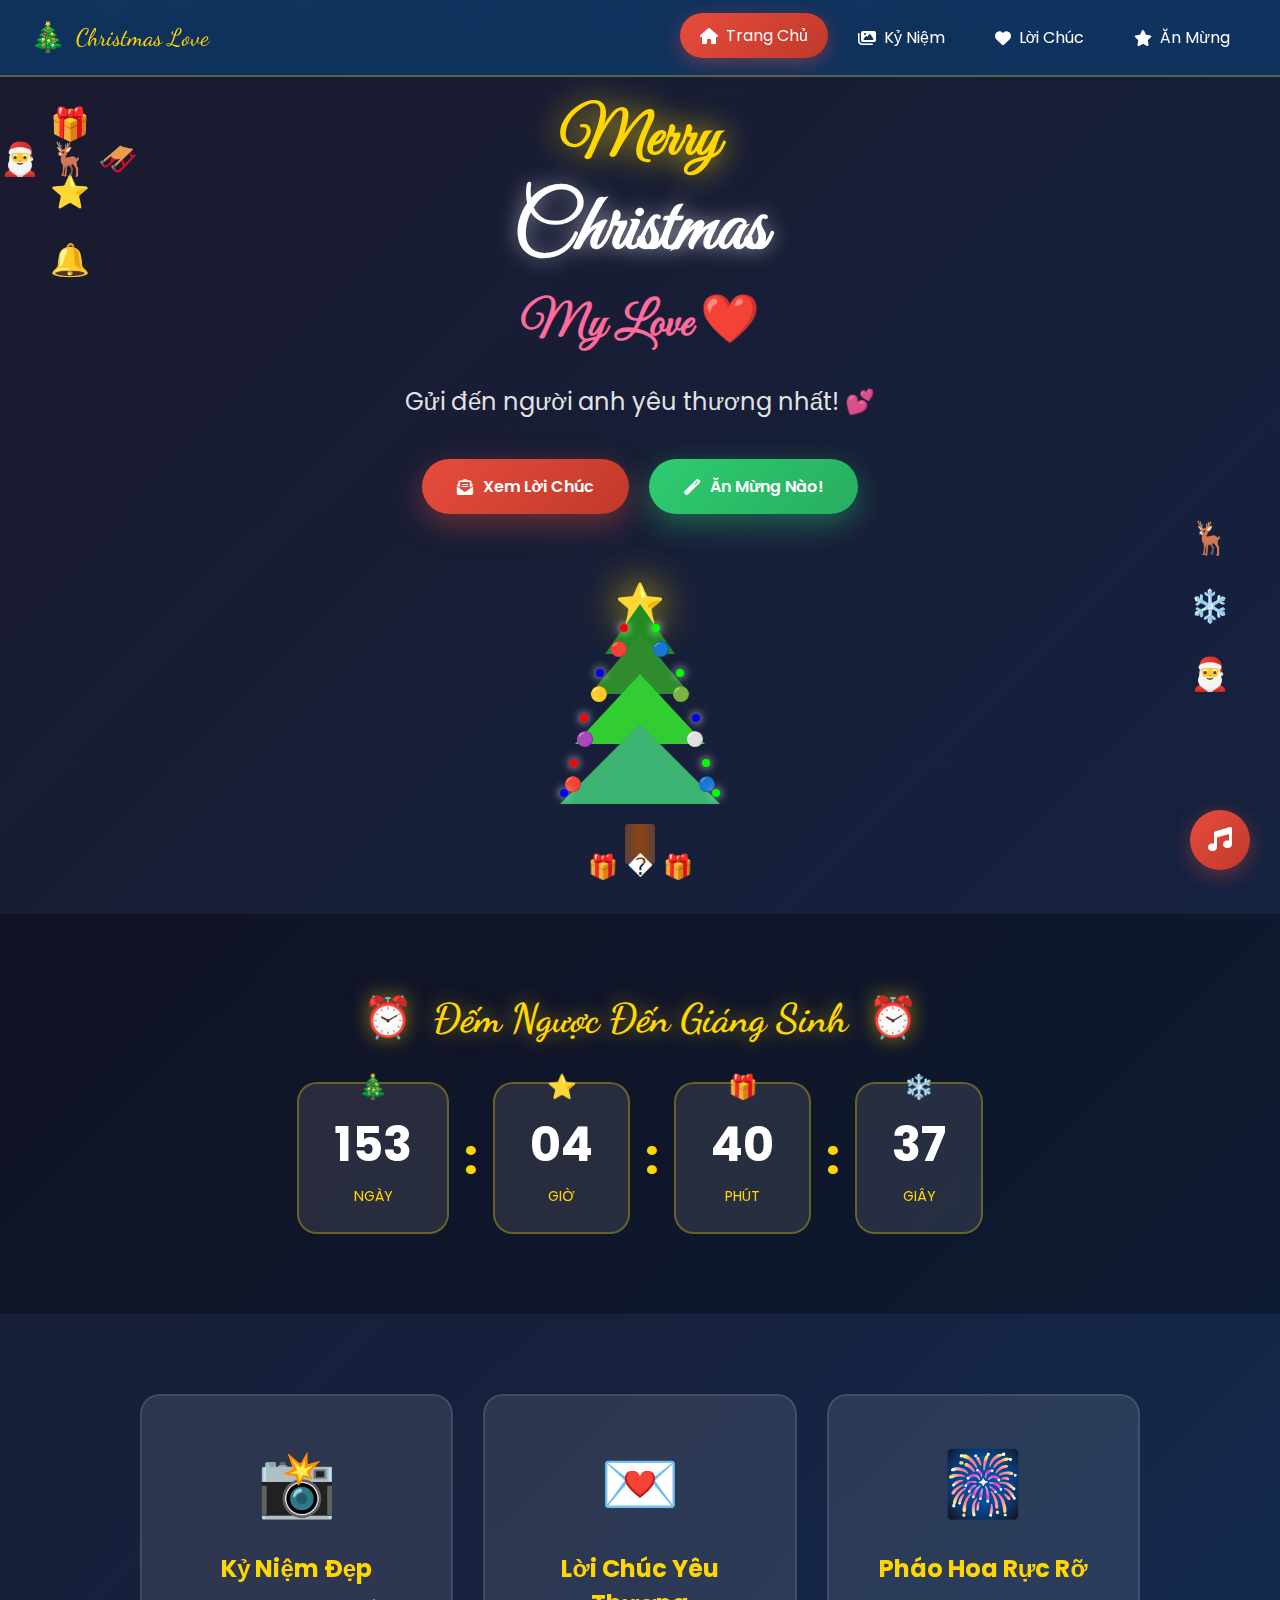
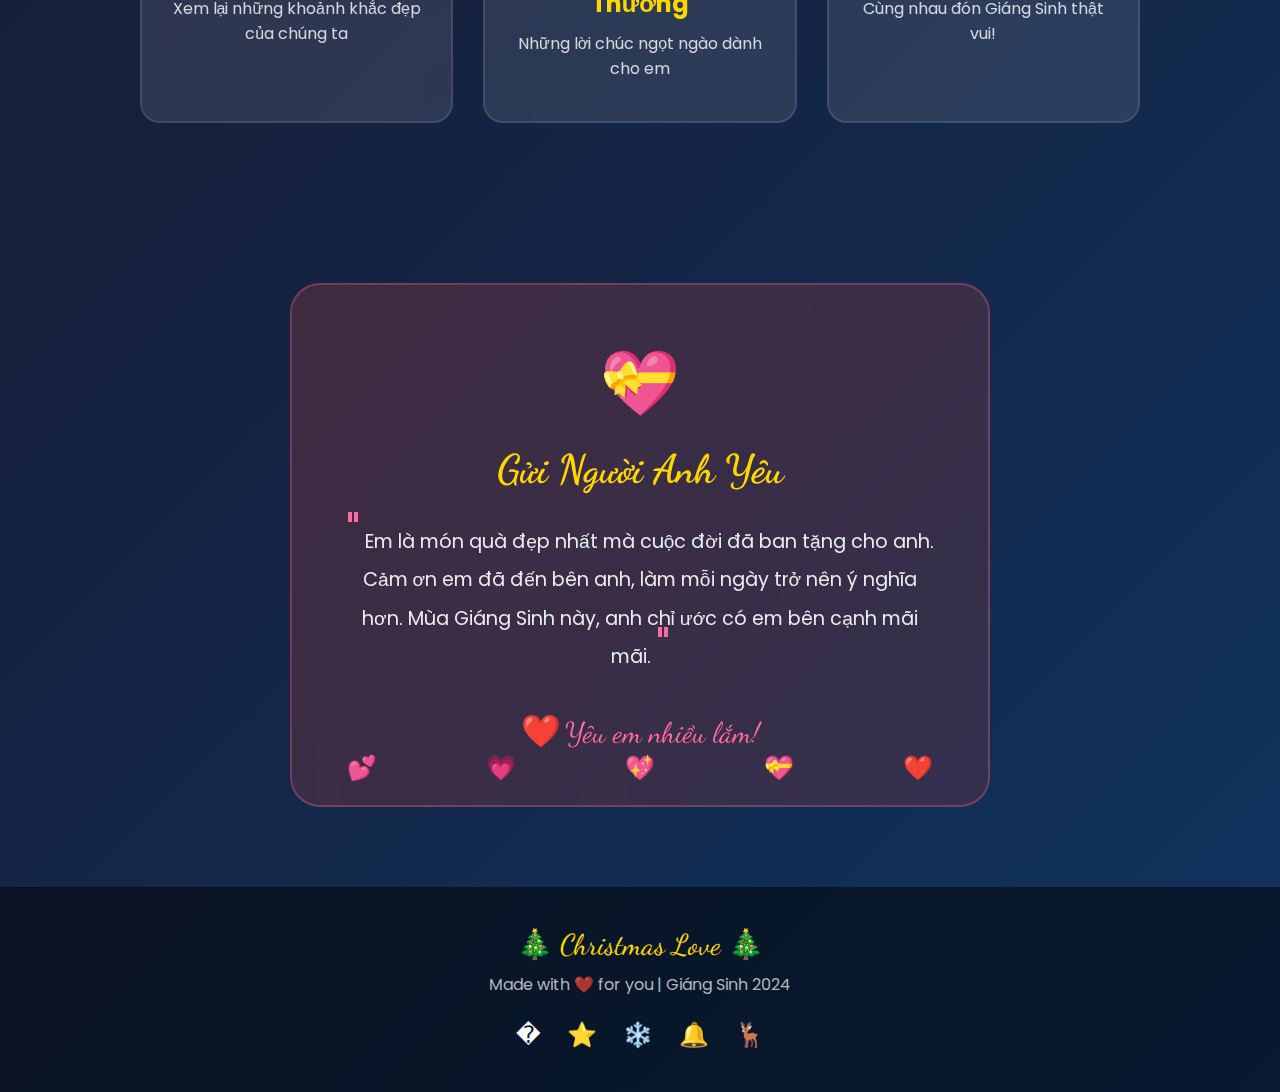
<file: html/index.html>
<!DOCTYPE html>
<html lang="vi">

<head>
    <meta charset="UTF-8">
    <meta name="viewport" content="width=device-width, initial-scale=1.0">
    <title>🎄 Merry Christmas My Love 🎄</title>
    <link rel="stylesheet" href="../css/style.css">
    <link
        href="https://fonts.googleapis.com/css2?family=Dancing+Script:wght@400;700&family=Poppins:wght@300;400;600;700&family=Great+Vibes&display=swap"
        rel="stylesheet">
    <link rel="stylesheet" href="https://cdnjs.cloudflare.com/ajax/libs/font-awesome/6.5.1/css/all.min.css">
</head>

<body class="home-page">
    <!-- Snowfall Container -->
    <div class="snowflakes" id="snowContainer"></div>

    <!-- Navigation -->
    <nav class="main-nav">
        <div class="nav-brand">
            <span class="nav-icon">🎄</span>
            <span class="nav-title">Christmas Love</span>
        </div>
        <ul class="nav-links">
            <li><a href="index.html" class="nav-link active"><i class="fas fa-home"></i> Trang Chủ</a></li>
            <li><a href="gallery.html" class="nav-link"><i class="fas fa-images"></i> Kỷ Niệm</a></li>
            <li><a href="wishes.html" class="nav-link"><i class="fas fa-heart"></i> Lời Chúc</a></li>
            <li><a href="celebration.html" class="nav-link"><i class="fas fa-star"></i> Ăn Mừng</a></li>
        </ul>
        <button class="nav-toggle" id="navToggle">
            <i class="fas fa-bars"></i>
        </button>
    </nav>

    <!-- Hero Section -->
    <section class="hero-section">
        <div class="hero-content">
            <div class="hero-decoration left">
                <span>🎁</span>
                <span>⭐</span>
                <span>🔔</span>
            </div>

            <h1 class="hero-title">
                <span class="title-merry">Merry</span>
                <span class="title-christmas">Christmas</span>
                <span class="title-love">My Love ❤️</span>
            </h1>

            <p class="hero-subtitle">
                Gửi đến người anh yêu thương nhất! 💕
            </p>

            <div class="hero-buttons">
                <a href="wishes.html" class="btn btn-primary">
                    <i class="fas fa-envelope-open-text"></i> Xem Lời Chúc
                </a>
                <a href="celebration.html" class="btn btn-secondary">
                    <i class="fas fa-magic"></i> Ăn Mừng Nào!
                </a>
            </div>

            <div class="hero-decoration right">
                <span>🦌</span>
                <span>❄️</span>
                <span>🎅</span>
            </div>
        </div>

        <!-- Animated Christmas Tree -->
        <div class="christmas-tree-wrapper">
            <div class="tree-container">
                <div class="tree">
                    <div class="star-top">⭐</div>
                    <div class="tree-layer layer-1"></div>
                    <div class="tree-layer layer-2"></div>
                    <div class="tree-layer layer-3"></div>
                    <div class="tree-layer layer-4"></div>
                    <div class="tree-trunk"></div>

                    <!-- Ornaments -->
                    <div class="ornaments">
                        <span class="ornament" style="top: 25%; left: 35%;">🔴</span>
                        <span class="ornament" style="top: 25%; right: 35%;">🔵</span>
                        <span class="ornament" style="top: 40%; left: 25%;">🟡</span>
                        <span class="ornament" style="top: 40%; right: 25%;">🟢</span>
                        <span class="ornament" style="top: 55%; left: 18%;">🟣</span>
                        <span class="ornament" style="top: 55%; right: 18%;">⚪</span>
                        <span class="ornament" style="top: 70%; left: 12%;">🔴</span>
                        <span class="ornament" style="top: 70%; right: 12%;">🔵</span>
                    </div>

                    <!-- Lights -->
                    <div class="tree-lights">
                        <span class="tree-light" style="top: 20%; left: 40%;"></span>
                        <span class="tree-light" style="top: 20%; right: 40%;"></span>
                        <span class="tree-light" style="top: 35%; left: 28%;"></span>
                        <span class="tree-light" style="top: 35%; right: 28%;"></span>
                        <span class="tree-light" style="top: 50%; left: 20%;"></span>
                        <span class="tree-light" style="top: 50%; right: 20%;"></span>
                        <span class="tree-light" style="top: 65%; left: 15%;"></span>
                        <span class="tree-light" style="top: 65%; right: 15%;"></span>
                        <span class="tree-light" style="top: 75%; left: 10%;"></span>
                        <span class="tree-light" style="top: 75%; right: 10%;"></span>
                    </div>
                </div>

                <!-- Gifts under tree -->
                <div class="tree-gifts">
                    <span class="gift-item">🎁</span>
                    <span class="gift-item">�</span>
                    <span class="gift-item">🎁</span>
                </div>
            </div>
        </div>
    </section>

    <!-- Countdown Section -->
    <section class="countdown-section">
        <div class="section-container">
            <h2 class="section-title">
                <span class="title-icon">⏰</span>
                Đếm Ngược Đến Giáng Sinh
                <span class="title-icon">⏰</span>
            </h2>

            <div class="countdown-wrapper">
                <div class="countdown-box">
                    <div class="countdown-value" id="days">00</div>
                    <div class="countdown-label">Ngày</div>
                    <div class="countdown-decoration">🎄</div>
                </div>
                <div class="countdown-separator">:</div>
                <div class="countdown-box">
                    <div class="countdown-value" id="hours">00</div>
                    <div class="countdown-label">Giờ</div>
                    <div class="countdown-decoration">⭐</div>
                </div>
                <div class="countdown-separator">:</div>
                <div class="countdown-box">
                    <div class="countdown-value" id="minutes">00</div>
                    <div class="countdown-label">Phút</div>
                    <div class="countdown-decoration">🎁</div>
                </div>
                <div class="countdown-separator">:</div>
                <div class="countdown-box">
                    <div class="countdown-value" id="seconds">00</div>
                    <div class="countdown-label">Giây</div>
                    <div class="countdown-decoration">❄️</div>
                </div>
            </div>
        </div>
    </section>

    <!-- Features Section -->
    <section class="features-section">
        <div class="section-container">
            <div class="features-grid">
                <a href="gallery.html" class="feature-card">
                    <div class="feature-icon">📸</div>
                    <h3 class="feature-title">Kỷ Niệm Đẹp</h3>
                    <p class="feature-desc">Xem lại những khoảnh khắc đẹp của chúng ta</p>
                    <span class="feature-arrow"><i class="fas fa-arrow-right"></i></span>
                </a>

                <a href="wishes.html" class="feature-card">
                    <div class="feature-icon">💌</div>
                    <h3 class="feature-title">Lời Chúc Yêu Thương</h3>
                    <p class="feature-desc">Những lời chúc ngọt ngào dành cho em</p>
                    <span class="feature-arrow"><i class="fas fa-arrow-right"></i></span>
                </a>

                <a href="celebration.html" class="feature-card">
                    <div class="feature-icon">🎆</div>
                    <h3 class="feature-title">Pháo Hoa Rực Rỡ</h3>
                    <p class="feature-desc">Cùng nhau đón Giáng Sinh thật vui!</p>
                    <span class="feature-arrow"><i class="fas fa-arrow-right"></i></span>
                </a>
            </div>
        </div>
    </section>

    <!-- Love Message Section -->
    <section class="love-section">
        <div class="section-container">
            <div class="love-card">
                <div class="love-header">
                    <span class="love-icon">💝</span>
                    <h2>Gửi Người Anh Yêu</h2>
                </div>
                <div class="love-content">
                    <p class="love-text">
                        <span class="quote-mark">"</span>
                        Em là món quà đẹp nhất mà cuộc đời đã ban tặng cho anh.
                        Cảm ơn em đã đến bên anh, làm mỗi ngày trở nên ý nghĩa hơn.
                        Mùa Giáng Sinh này, anh chỉ ước có em bên cạnh mãi mãi.
                        <span class="quote-mark">"</span>
                    </p>
                    <div class="love-signature">
                        <span class="signature-heart">❤️</span>
                        <span class="signature-text">Yêu em nhiều lắm!</span>
                    </div>
                </div>
                <div class="floating-hearts">
                    <span class="float-heart">💕</span>
                    <span class="float-heart">💗</span>
                    <span class="float-heart">💖</span>
                    <span class="float-heart">💝</span>
                    <span class="float-heart">❤️</span>
                </div>
            </div>
        </div>
    </section>

    <!-- Santa Animation -->
    <div class="santa-sleigh">
        <span class="santa">🎅</span>
        <span class="reindeer">🦌</span>
        <span class="sleigh">🛷</span>
    </div>

    <!-- Footer -->
    <footer class="main-footer">
        <div class="footer-content">
            <div class="footer-brand">
                <span>🎄</span> Christmas Love <span>🎄</span>
            </div>
            <p class="footer-text">Made with ❤️ for you | Giáng Sinh 2024</p>
            <div class="footer-decorations">
                <span>�</span>
                <span>⭐</span>
                <span>❄️</span>
                <span>🔔</span>
                <span>🦌</span>
            </div>
        </div>
    </footer>

    <!-- Music Control -->
    <button class="music-toggle" id="musicToggle">
        <i class="fas fa-music"></i>
    </button>

    <script src="../js/script.js"></script>
</body>

</html>
</file>
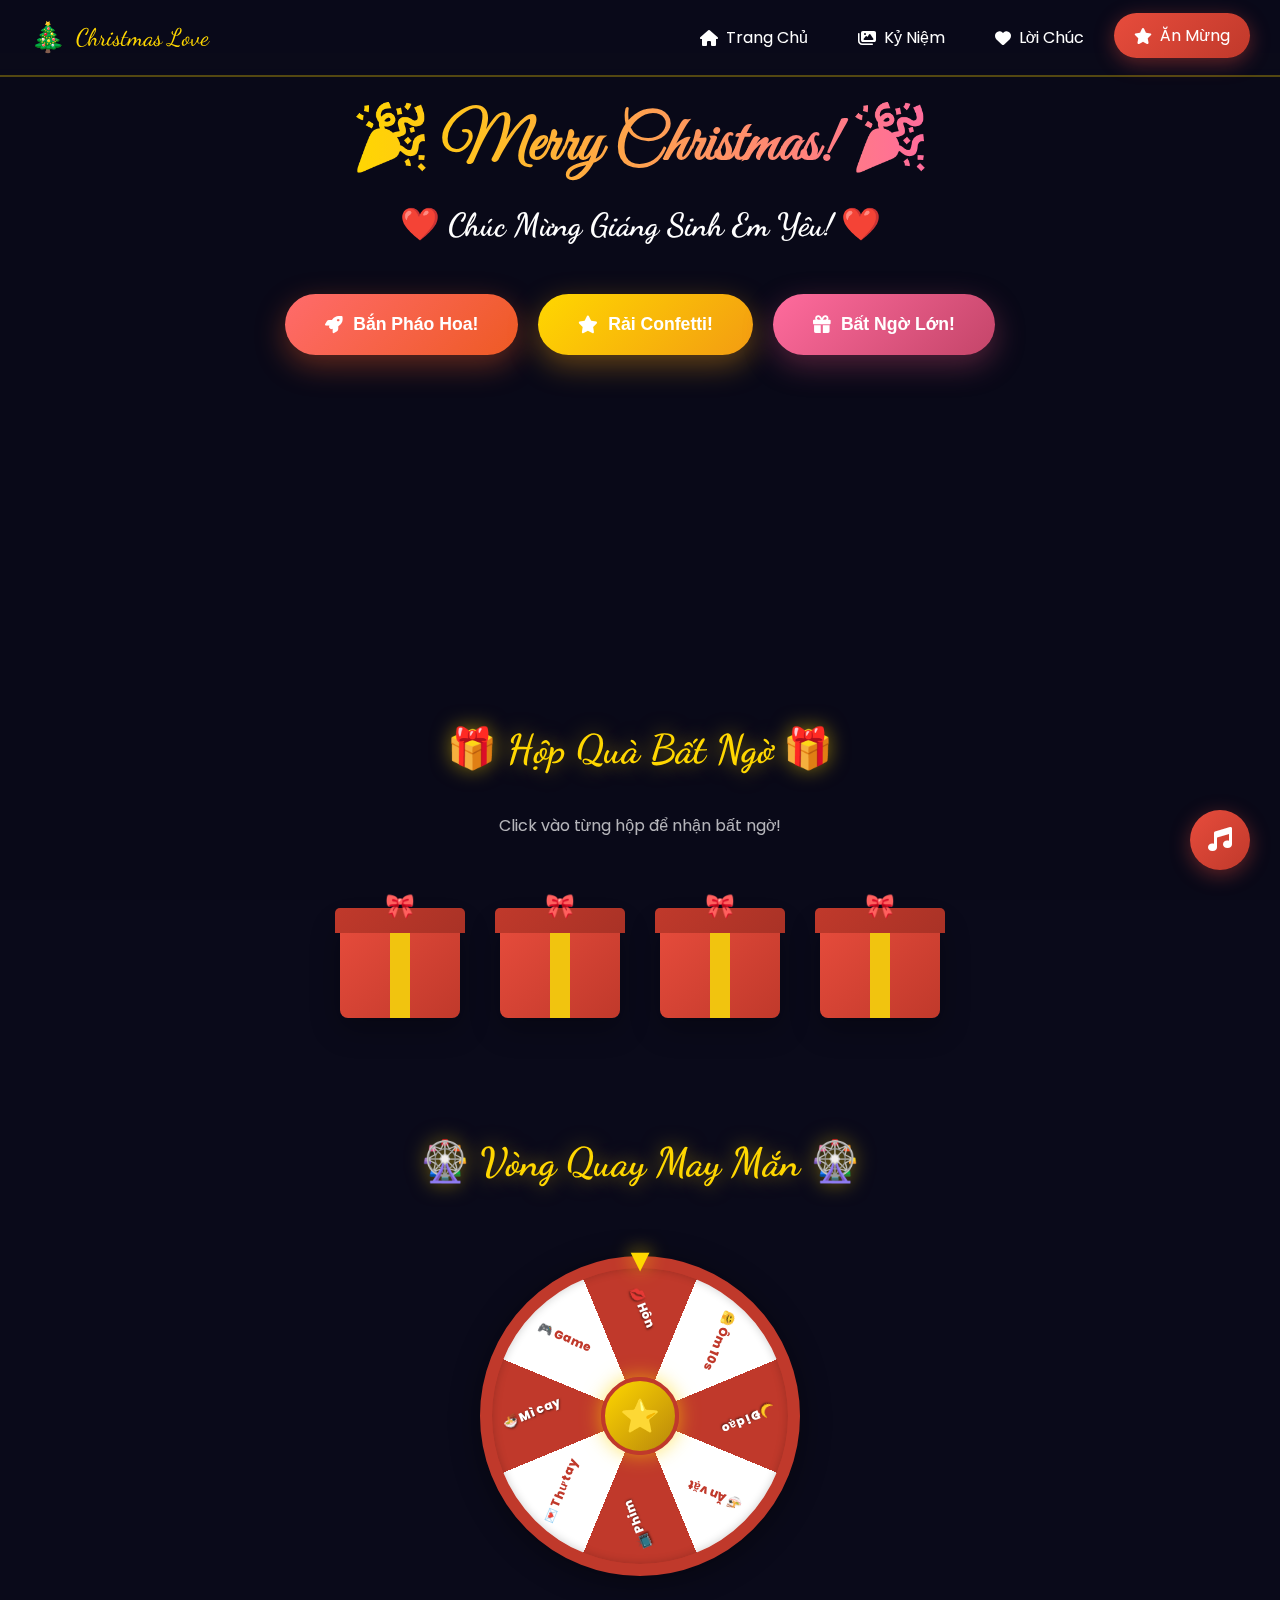
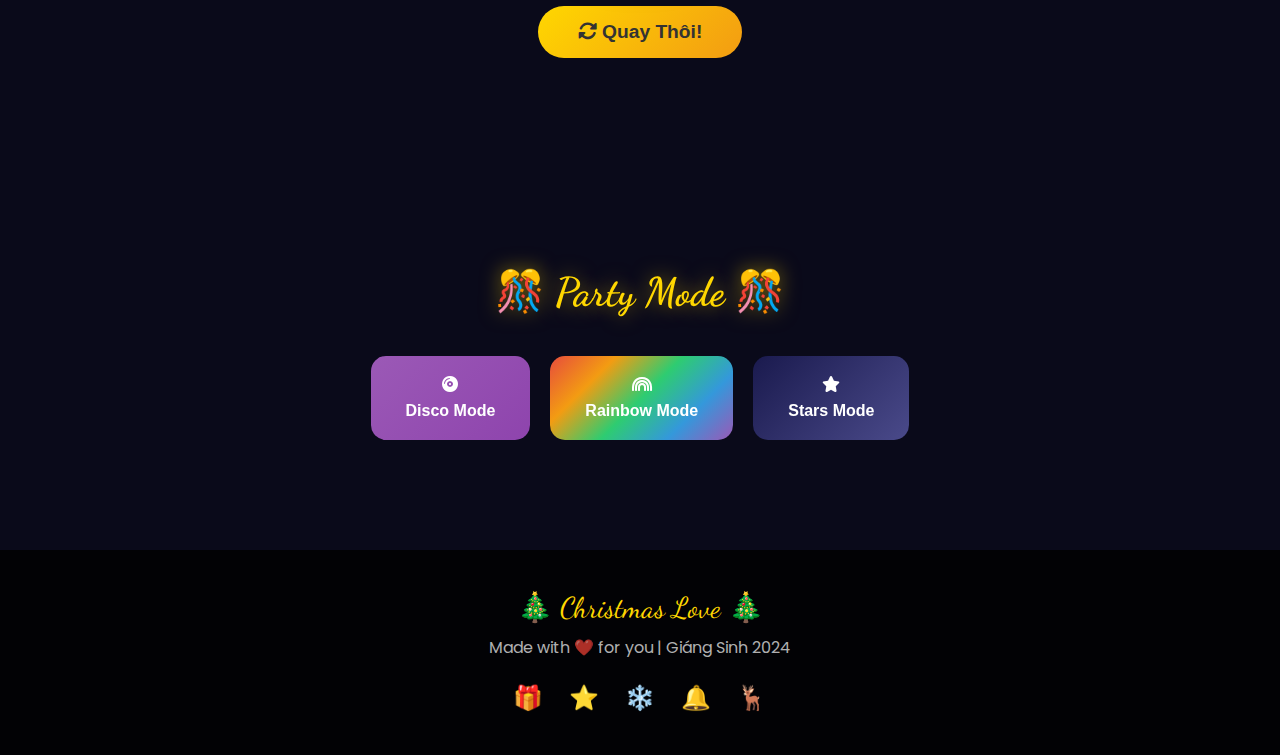
<file: html/celebration.html>
<!DOCTYPE html>
<html lang="vi">

<head>
    <meta charset="UTF-8">
    <meta name="viewport" content="width=device-width, initial-scale=1.0">
    <title>🎆 Ăn Mừng Giáng Sinh | Christmas Love</title>
    <link rel="stylesheet" href="../css/style.css">
    <link
        href="https://fonts.googleapis.com/css2?family=Dancing+Script:wght@400;700&family=Poppins:wght@300;400;600;700&family=Great+Vibes&display=swap"
        rel="stylesheet">
    <link rel="stylesheet" href="https://cdnjs.cloudflare.com/ajax/libs/font-awesome/6.5.1/css/all.min.css">
</head>

<body class="celebration-page">
    <!-- Fireworks Canvas -->
    <canvas id="fireworksCanvas"></canvas>

    <!-- Navigation -->
    <nav class="main-nav celebration-nav">
        <div class="nav-brand">
            <span class="nav-icon">🎄</span>
            <span class="nav-title">Christmas Love</span>
        </div>
        <ul class="nav-links">
            <li><a href="index.html" class="nav-link"><i class="fas fa-home"></i> Trang Chủ</a></li>
            <li><a href="gallery.html" class="nav-link"><i class="fas fa-images"></i> Kỷ Niệm</a></li>
            <li><a href="wishes.html" class="nav-link"><i class="fas fa-heart"></i> Lời Chúc</a></li>
            <li><a href="celebration.html" class="nav-link active"><i class="fas fa-star"></i> Ăn Mừng</a></li>
        </ul>
        <button class="nav-toggle" id="navToggle">
            <i class="fas fa-bars"></i>
        </button>
    </nav>

    <!-- Main Celebration Content -->
    <section class="celebration-content">
        <div class="celebration-title-wrapper">
            <h1 class="celebration-title">
                <span class="celebrate-text animate-in">🎉 Merry Christmas! 🎉</span>
            </h1>
            <h2 class="celebration-subtitle">
                <span class="subtitle-heart">❤️</span>
                Chúc Mừng Giáng Sinh Em Yêu!
                <span class="subtitle-heart">❤️</span>
            </h2>
        </div>

        <!-- Celebration Buttons -->
        <div class="celebration-buttons">
            <button class="celebration-btn firework-btn" id="launchFireworks">
                <i class="fas fa-rocket"></i>
                <span>Bắn Pháo Hoa!</span>
            </button>
            <button class="celebration-btn confetti-btn" id="launchConfetti">
                <i class="fas fa-star"></i>
                <span>Rải Confetti!</span>
            </button>
            <button class="celebration-btn surprise-btn" id="bigSurprise">
                <i class="fas fa-gift"></i>
                <span>Bất Ngờ Lớn!</span>
            </button>
        </div>

        <!-- Animated Message -->
        <div class="celebration-message" id="celebrationMessage">
            <div class="message-content hidden" id="surpriseMessageContent">
                <div class="big-celebration">
                    <span class="big-emoji bounce">🎄</span>
                    <span class="big-emoji bounce delay-1">❤️</span>
                    <span class="big-emoji bounce delay-2">🎁</span>
                </div>
                <h2 class="surprise-title">Anh Yêu Em Rất Nhiều!</h2>
                <p class="surprise-text">
                    Em là điều tuyệt vời nhất đã đến với cuộc đời anh!
                    <br>
                    Chúc em mùa Giáng Sinh thật hạnh phúc! 🥰
                </p>
                <div class="heart-explosion" id="heartExplosion"></div>
            </div>
        </div>

        <!-- Interactive Gift Boxes -->
        <div class="gift-boxes-section">
            <h2 class="section-title glow-text">
                <span>🎁</span> Hộp Quà Bất Ngờ <span>🎁</span>
            </h2>
            <p class="section-subtitle">Click vào từng hộp để nhận bất ngờ!</p>

            <div class="gift-boxes-grid">
                <div class="gift-box-item" data-gift="1">
                    <div class="gift-box-3d">
                        <div class="box-lid"></div>
                        <div class="box-body">
                            <div class="box-ribbon"></div>
                        </div>
                        <div class="box-surprise">
                            <span class="surprise-emoji">💕</span>
                            <p>100 nụ hôn!</p>
                        </div>
                    </div>
                </div>

                <div class="gift-box-item" data-gift="2">
                    <div class="gift-box-3d">
                        <div class="box-lid"></div>
                        <div class="box-body">
                            <div class="box-ribbon"></div>
                        </div>
                        <div class="box-surprise">
                            <span class="surprise-emoji">🍫</span>
                            <p>Chocolate vô hạn!</p>
                        </div>
                    </div>
                </div>

                <div class="gift-box-item" data-gift="3">
                    <div class="gift-box-3d">
                        <div class="box-lid"></div>
                        <div class="box-body">
                            <div class="box-ribbon"></div>
                        </div>
                        <div class="box-surprise">
                            <span class="surprise-emoji">🌹</span>
                            <p>999 đóa hoa hồng!</p>
                        </div>
                    </div>
                </div>

                <div class="gift-box-item" data-gift="4">
                    <div class="gift-box-3d">
                        <div class="box-lid"></div>
                        <div class="box-body">
                            <div class="box-ribbon"></div>
                        </div>
                        <div class="box-surprise">
                            <span class="surprise-emoji">💝</span>
                            <p>Tình yêu vĩnh cửu!</p>
                        </div>
                    </div>
                </div>
            </div>
        </div>

        <!-- Spinning Wheel -->
        <div class="wheel-section">
            <h2 class="section-title glow-text">
                <span>🎡</span> Vòng Quay May Mắn <span>🎡</span>
            </h2>

            <div class="wheel-container">
                <div class="wheel" id="fortuneWheel">
                    <div class="wheel-segment"><span>💋 Hôn</span></div>
                    <div class="wheel-segment"><span>🤗 Ôm 10s</span></div>
                    <div class="wheel-segment"><span>🌙 Đi dạo</span></div>
                    <div class="wheel-segment"><span>🍜 Ăn vặt</span></div>
                    <div class="wheel-segment"><span>📺 Phim</span></div>
                    <div class="wheel-segment"><span>💌 Thư tay</span></div>
                    <div class="wheel-segment"><span>🍜 Mì cay</span></div>
                    <div class="wheel-segment"><span>🎮 Game</span></div>
                </div>
                <div class="wheel-pointer">▼</div>
                <button class="spin-btn" id="spinBtn">
                    <i class="fas fa-sync-alt"></i> Quay Thôi!
                </button>
            </div>
            <div class="wheel-result" id="wheelResult"></div>
        </div>

        <!-- Party Mode Section -->
        <div class="party-section">
            <h2 class="section-title glow-text">
                <span>🎊</span> Party Mode <span>🎊</span>
            </h2>

            <div class="party-controls">
                <button class="party-btn disco-btn" id="discoMode">
                    <i class="fas fa-compact-disc"></i>
                    <span>Disco Mode</span>
                </button>
                <button class="party-btn rainbow-btn" id="rainbowMode">
                    <i class="fas fa-rainbow"></i>
                    <span>Rainbow Mode</span>
                </button>
                <button class="party-btn stars-btn" id="starsMode">
                    <i class="fas fa-star"></i>
                    <span>Stars Mode</span>
                </button>
            </div>
        </div>
    </section>

    <!-- Confetti Container -->
    <div class="confetti-container" id="confettiContainer"></div>

    <!-- Footer -->
    <footer class="main-footer celebration-footer">
        <div class="footer-content">
            <div class="footer-brand">
                <span>🎄</span> Christmas Love <span>🎄</span>
            </div>
            <p class="footer-text">Made with ❤️ for you | Giáng Sinh 2024</p>
            <div class="footer-decorations">
                <span>🎁</span>
                <span>⭐</span>
                <span>❄️</span>
                <span>🔔</span>
                <span>🦌</span>
            </div>
        </div>
    </footer>

    <!-- Music Control -->
    <button class="music-toggle" id="musicToggle">
        <i class="fas fa-music"></i>
    </button>

    <script src="../js/script.js"></script>
</body>

</html>
</file>
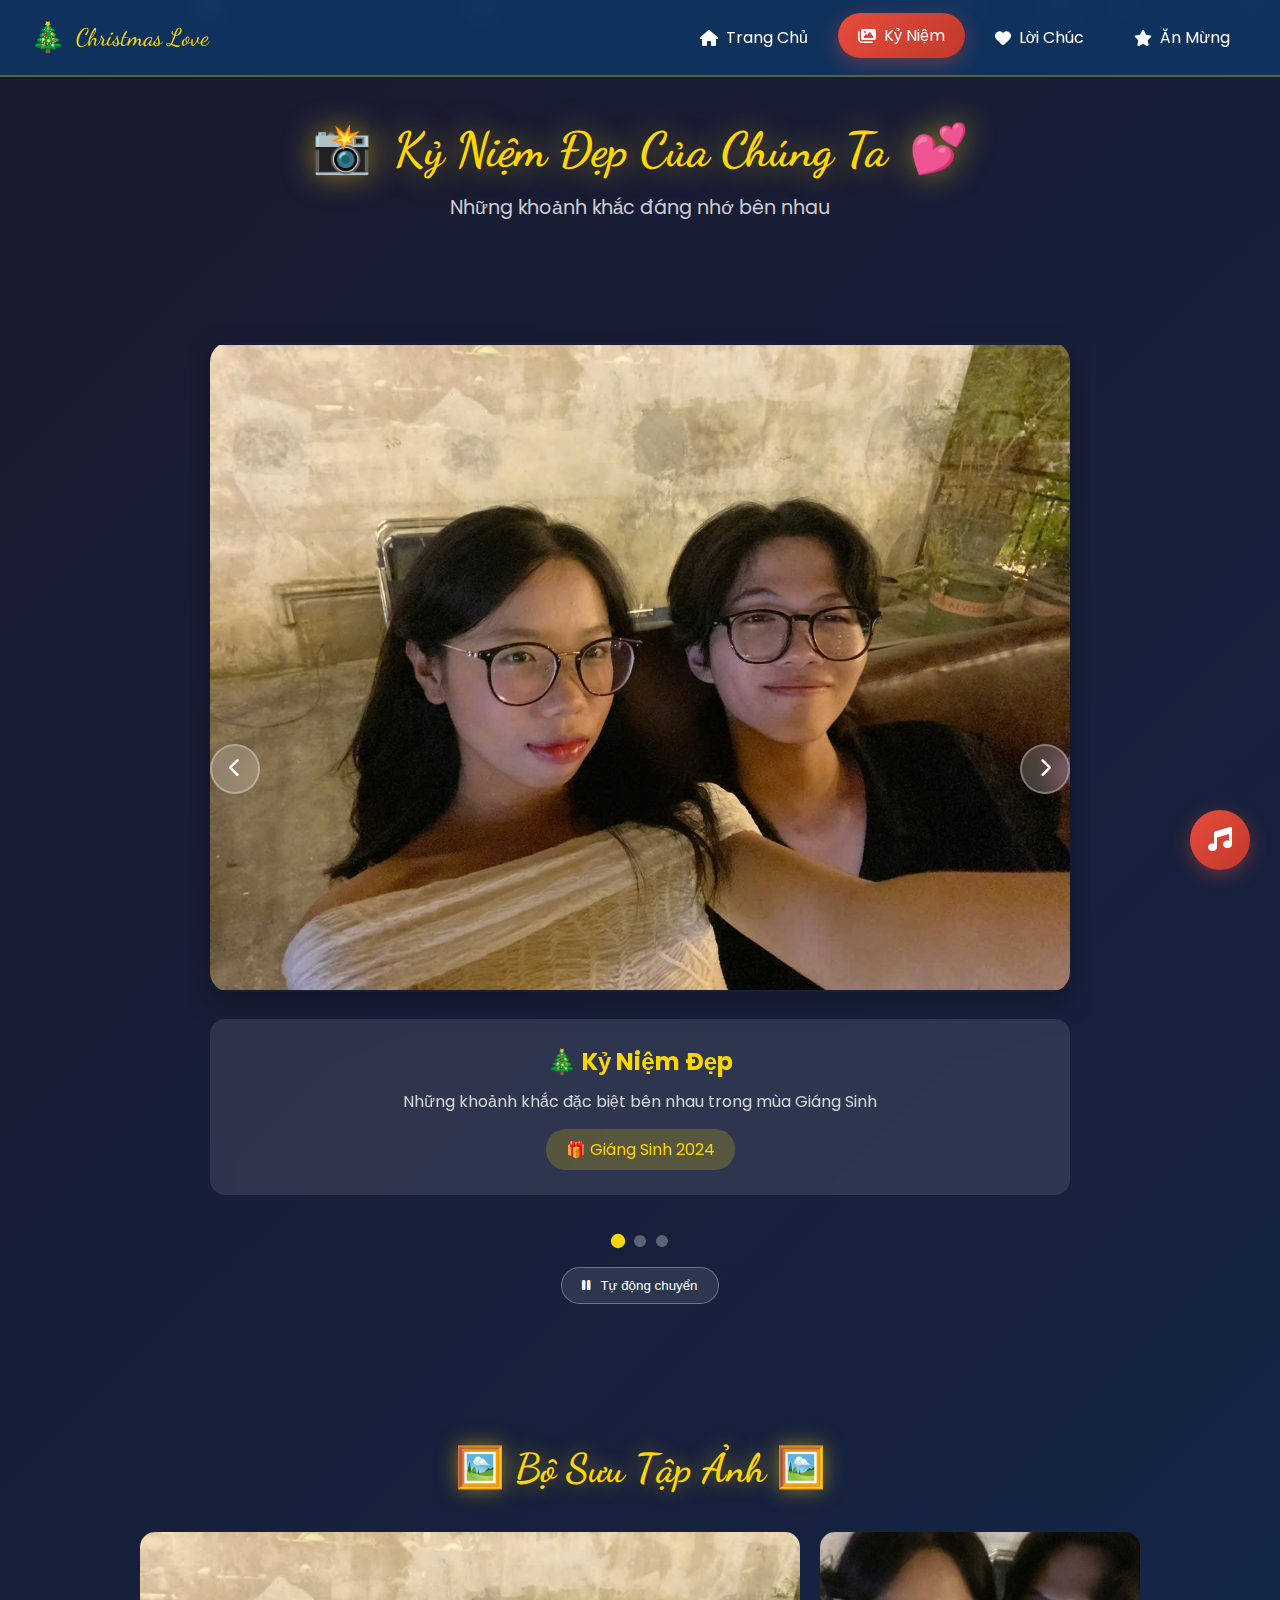
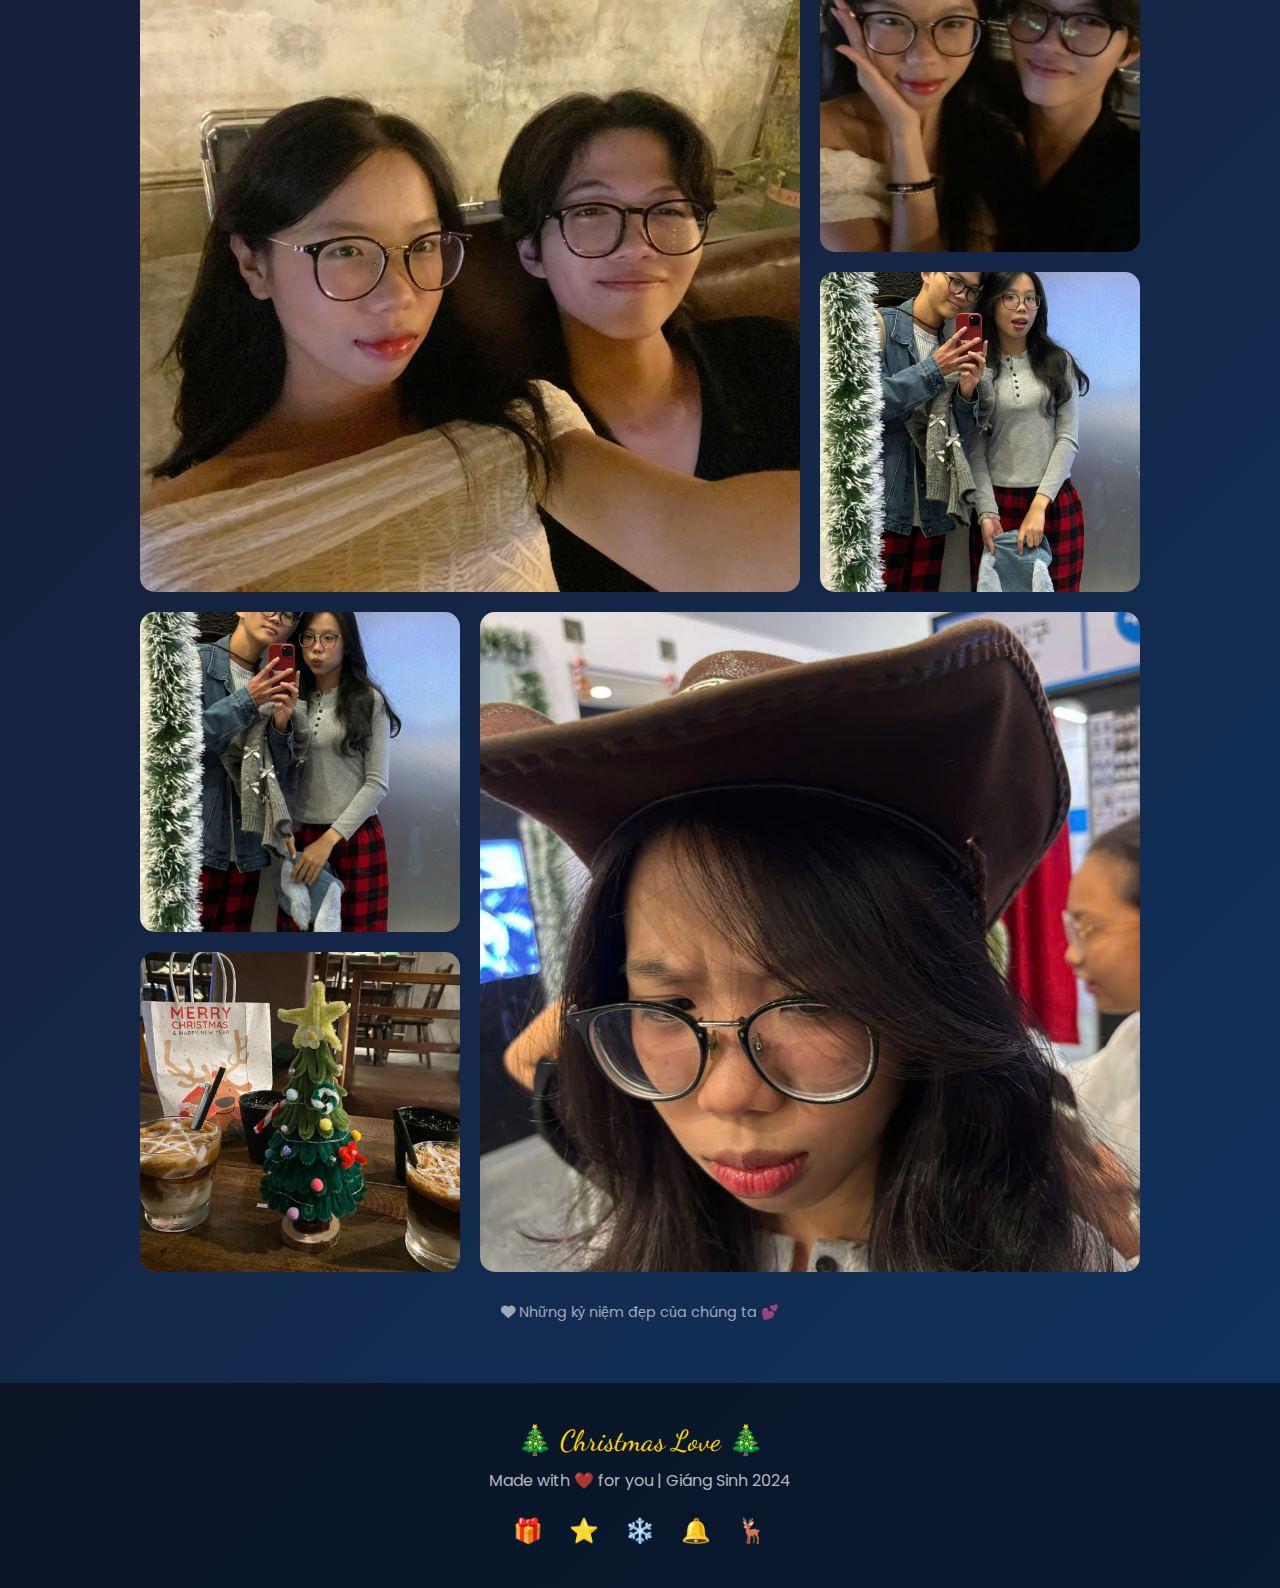
<file: html/gallery.html>
<!DOCTYPE html>
<html lang="vi">

<head>
    <meta charset="UTF-8">
    <meta name="viewport" content="width=device-width, initial-scale=1.0">
    <title>📸 Kỷ Niệm Đẹp | Christmas Love</title>
    <link rel="stylesheet" href="../css/style.css">
    <link
        href="https://fonts.googleapis.com/css2?family=Dancing+Script:wght@400;700&family=Poppins:wght@300;400;600;700&family=Great+Vibes&display=swap"
        rel="stylesheet">
    <link rel="stylesheet" href="https://cdnjs.cloudflare.com/ajax/libs/font-awesome/6.5.1/css/all.min.css">
</head>

<body class="gallery-page">
    <!-- Snowfall -->
    <div class="snowflakes" id="snowContainer"></div>

    <!-- Navigation -->
    <nav class="main-nav">
        <div class="nav-brand">
            <span class="nav-icon">🎄</span>
            <span class="nav-title">Christmas Love</span>
        </div>
        <ul class="nav-links">
            <li><a href="index.html" class="nav-link"><i class="fas fa-home"></i> Trang Chủ</a></li>
            <li><a href="gallery.html" class="nav-link active"><i class="fas fa-images"></i> Kỷ Niệm</a></li>
            <li><a href="wishes.html" class="nav-link"><i class="fas fa-heart"></i> Lời Chúc</a></li>
            <li><a href="celebration.html" class="nav-link"><i class="fas fa-star"></i> Ăn Mừng</a></li>
        </ul>
        <button class="nav-toggle" id="navToggle">
            <i class="fas fa-bars"></i>
        </button>
    </nav>

    <!-- Gallery Header -->
    <section class="page-header">
        <h1 class="page-title">
            <span class="title-icon">📸</span>
            Kỷ Niệm Đẹp Của Chúng Ta
            <span class="title-icon">💕</span>
        </h1>
        <p class="page-subtitle">Những khoảnh khắc đáng nhớ bên nhau</p>
    </section>

    <!-- Main Carousel Section -->
    <section class="carousel-section">
        <div class="carousel-container">
            <div class="carousel-wrapper">
                <div class="carousel-track" id="carouselTrack">
                    <!-- Slide 1 - Kỷ Niệm Đẹp -->
                    <div class="carousel-slide active">
                        <div class="slide-content">
                            <div class="slide-image">
                                <img src="../Images/z7359344463205_4a6debf497cb2e7bea1c273b3a1102bd.jpg" alt="Kỷ niệm 1"
                                    class="gallery-image">
                            </div>
                            <div class="slide-caption">
                                <h3>🎄 Kỷ Niệm Đẹp</h3>
                                <p>Những khoảnh khắc đặc biệt bên nhau trong mùa Giáng Sinh</p>
                                <span class="slide-date">🎁 Giáng Sinh 2024</span>
                            </div>
                        </div>
                    </div>

                    <!-- Slide 2 - Đêm Giáng Sinh -->
                    <div class="carousel-slide">
                        <div class="slide-content">
                            <div class="slide-image">
                                <img src="../Images/z7359344486078_916e9006898b37e50d0fb986778d4953.jpg"
                                    alt="Đêm Giáng Sinh" class="gallery-image">
                            </div>
                            <div class="slide-caption">
                                <h3>⭐ Đêm Giáng Sinh</h3>
                                <p>Những khoảnh khắc lung linh và ấm áp trong đêm Noel</p>
                                <span class="slide-date">❄️ Đêm 24/12</span>
                            </div>
                        </div>
                    </div>

                    <!-- Slide 3 - Mãi Bên Nhau -->
                    <div class="carousel-slide">
                        <div class="slide-content">
                            <div class="slide-image">
                                <img src="../Images/z7359396515333_7a26c348953a1c2b7b3d62f0a8e9fd47.jpg"
                                    alt="Mãi Bên Nhau" class="gallery-image">
                            </div>
                            <div class="slide-caption">
                                <h3>💕 Mãi Bên Nhau</h3>
                                <p>Và còn rất nhiều kỷ niệm đẹp phía trước chờ chúng ta...</p>
                                <span class="slide-date">❤️ Forever & Always</span>
                            </div>
                        </div>
                    </div>
                </div>

                <!-- Carousel Controls -->
                <button class="carousel-btn prev-btn" id="prevBtn">
                    <i class="fas fa-chevron-left"></i>
                </button>
                <button class="carousel-btn next-btn" id="nextBtn">
                    <i class="fas fa-chevron-right"></i>
                </button>
            </div>

            <!-- Carousel Indicators -->
            <div class="carousel-indicators" id="carouselIndicators">
                <span class="indicator active" data-slide="0"></span>
                <span class="indicator" data-slide="1"></span>
                <span class="indicator" data-slide="2"></span>
            </div>

            <!-- Auto-play toggle -->
            <div class="carousel-autoplay">
                <button class="autoplay-btn" id="autoplayBtn">
                    <i class="fas fa-pause"></i>
                    <span>Tự động chuyển</span>
                </button>
            </div>
        </div>
    </section>

    <!-- Photo Grid Section -->
    <section class="photo-grid-section">
        <h2 class="section-title">
            <span>🖼️</span> Bộ Sưu Tập Ảnh <span>🖼️</span>
        </h2>

        <div class="photo-grid">
            <div class="photo-item large">
                <img src="../Images/z7359344463205_4a6debf497cb2e7bea1c273b3a1102bd.jpg" alt="Kỷ niệm 1"
                    class="photo-image">
                <div class="photo-overlay">
                    <span class="overlay-icon"><i class="fas fa-heart"></i></span>
                </div>
            </div>
            <div class="photo-item">
                <img src="../Images/z7359344473576_f2e46660ff33cd0fcefe7e7f50bb57cf.jpg" alt="Kỷ niệm 2"
                    class="photo-image">
                <div class="photo-overlay">
                    <span class="overlay-icon"><i class="fas fa-heart"></i></span>
                </div>
            </div>
            <div class="photo-item">
                <img src="../Images/z7359344485796_a87476d316123de8f6f5dcb2873213fb.jpg" alt="Kỷ niệm 3"
                    class="photo-image">
                <div class="photo-overlay">
                    <span class="overlay-icon"><i class="fas fa-heart"></i></span>
                </div>
            </div>
            <div class="photo-item">
                <img src="../Images/z7359344486078_916e9006898b37e50d0fb986778d4953.jpg" alt="Kỷ niệm 4"
                    class="photo-image">
                <div class="photo-overlay">
                    <span class="overlay-icon"><i class="fas fa-heart"></i></span>
                </div>
            </div>
            <div class="photo-item large">
                <img src="../Images/z7359344505265_8a6ecff0790e260d005f4ef26f150457.jpg" alt="Kỷ niệm 5"
                    class="photo-image">
                <div class="photo-overlay">
                    <span class="overlay-icon"><i class="fas fa-heart"></i></span>
                </div>
            </div>
            <div class="photo-item">
                <img src="../Images/z7359396515333_7a26c348953a1c2b7b3d62f0a8e9fd47.jpg" alt="Kỷ niệm 6"
                    class="photo-image">
                <div class="photo-overlay">
                    <span class="overlay-icon"><i class="fas fa-heart"></i></span>
                </div>
            </div>
        </div>

        <p class="upload-hint">
            <i class="fas fa-heart"></i>
            Những kỷ niệm đẹp của chúng ta 💕
        </p>
    </section>

    <!-- Footer -->
    <footer class="main-footer">
        <div class="footer-content">
            <div class="footer-brand">
                <span>🎄</span> Christmas Love <span>🎄</span>
            </div>
            <p class="footer-text">Made with ❤️ for you | Giáng Sinh 2024</p>
            <div class="footer-decorations">
                <span>🎁</span>
                <span>⭐</span>
                <span>❄️</span>
                <span>🔔</span>
                <span>🦌</span>
            </div>
        </div>
    </footer>

    <!-- Music Control -->
    <button class="music-toggle" id="musicToggle">
        <i class="fas fa-music"></i>
    </button>

    <script src="../js/script.js"></script>
</body>

</html>
</file>
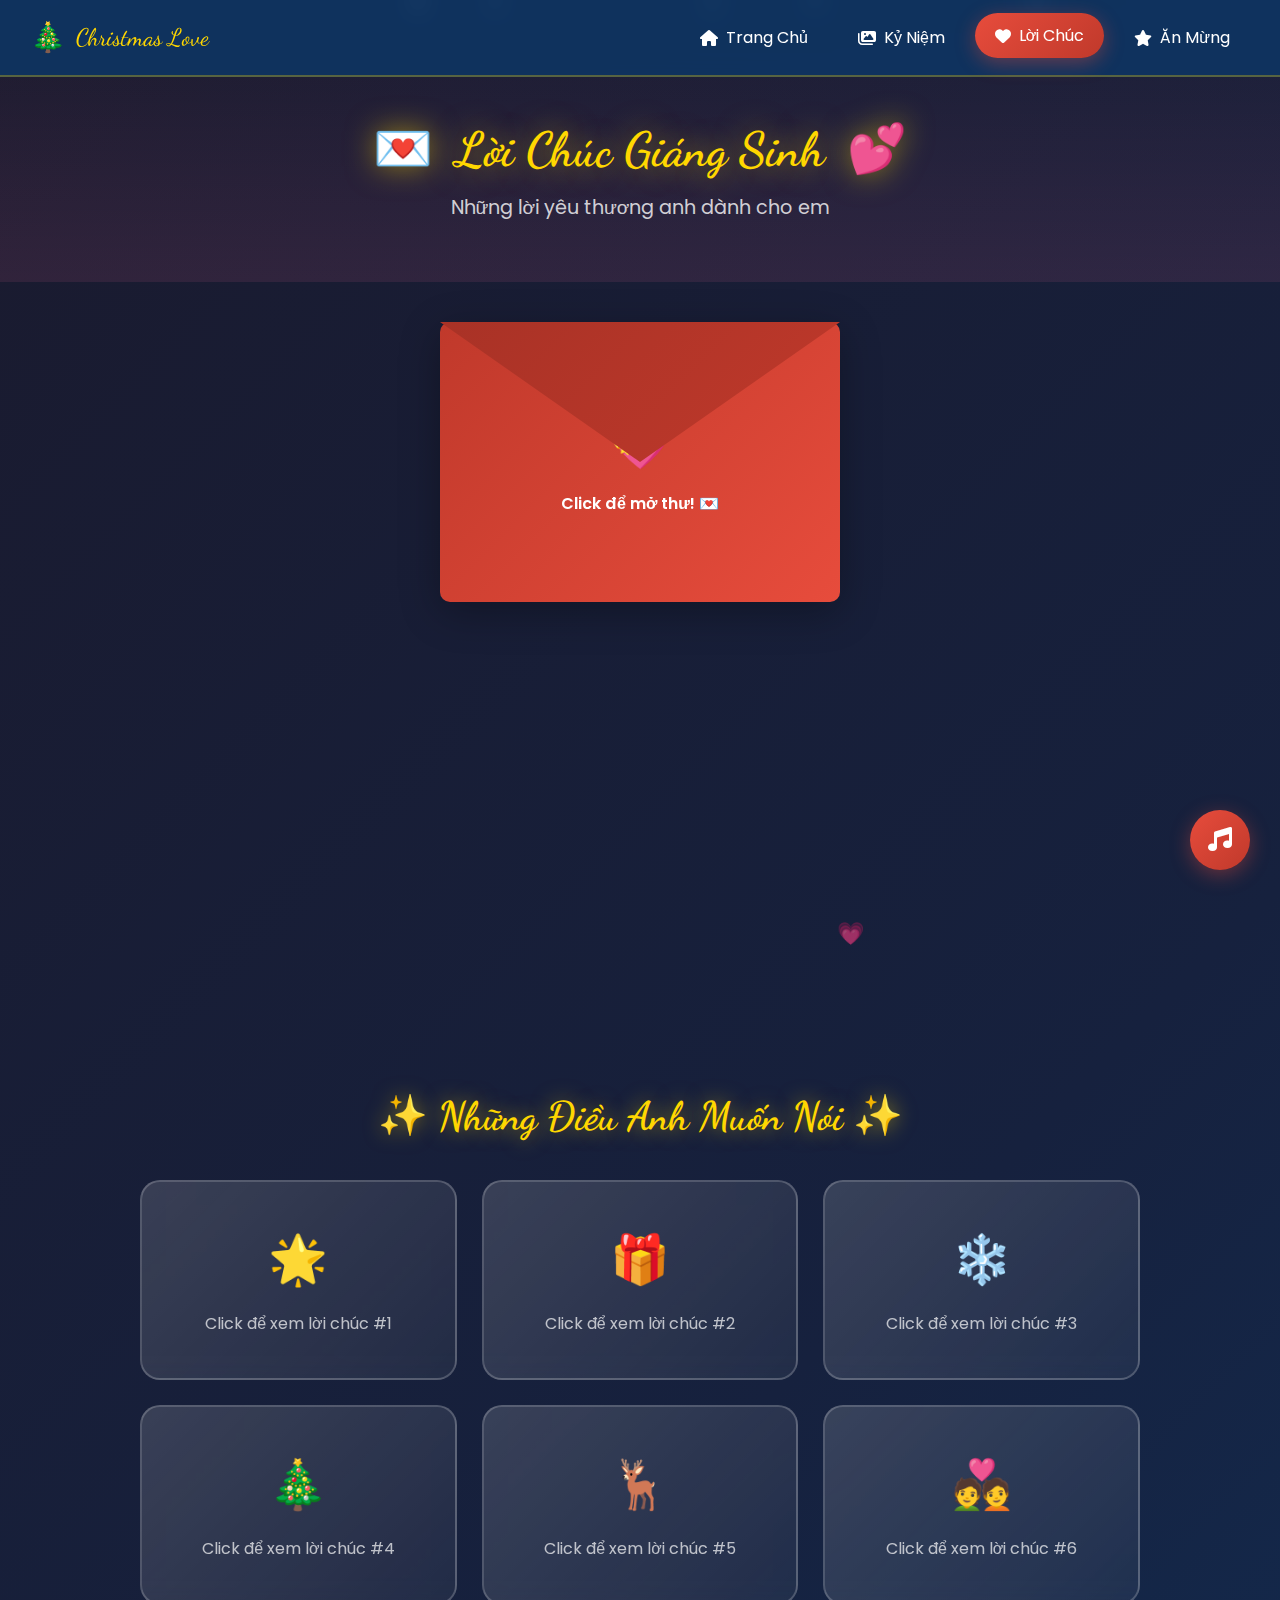
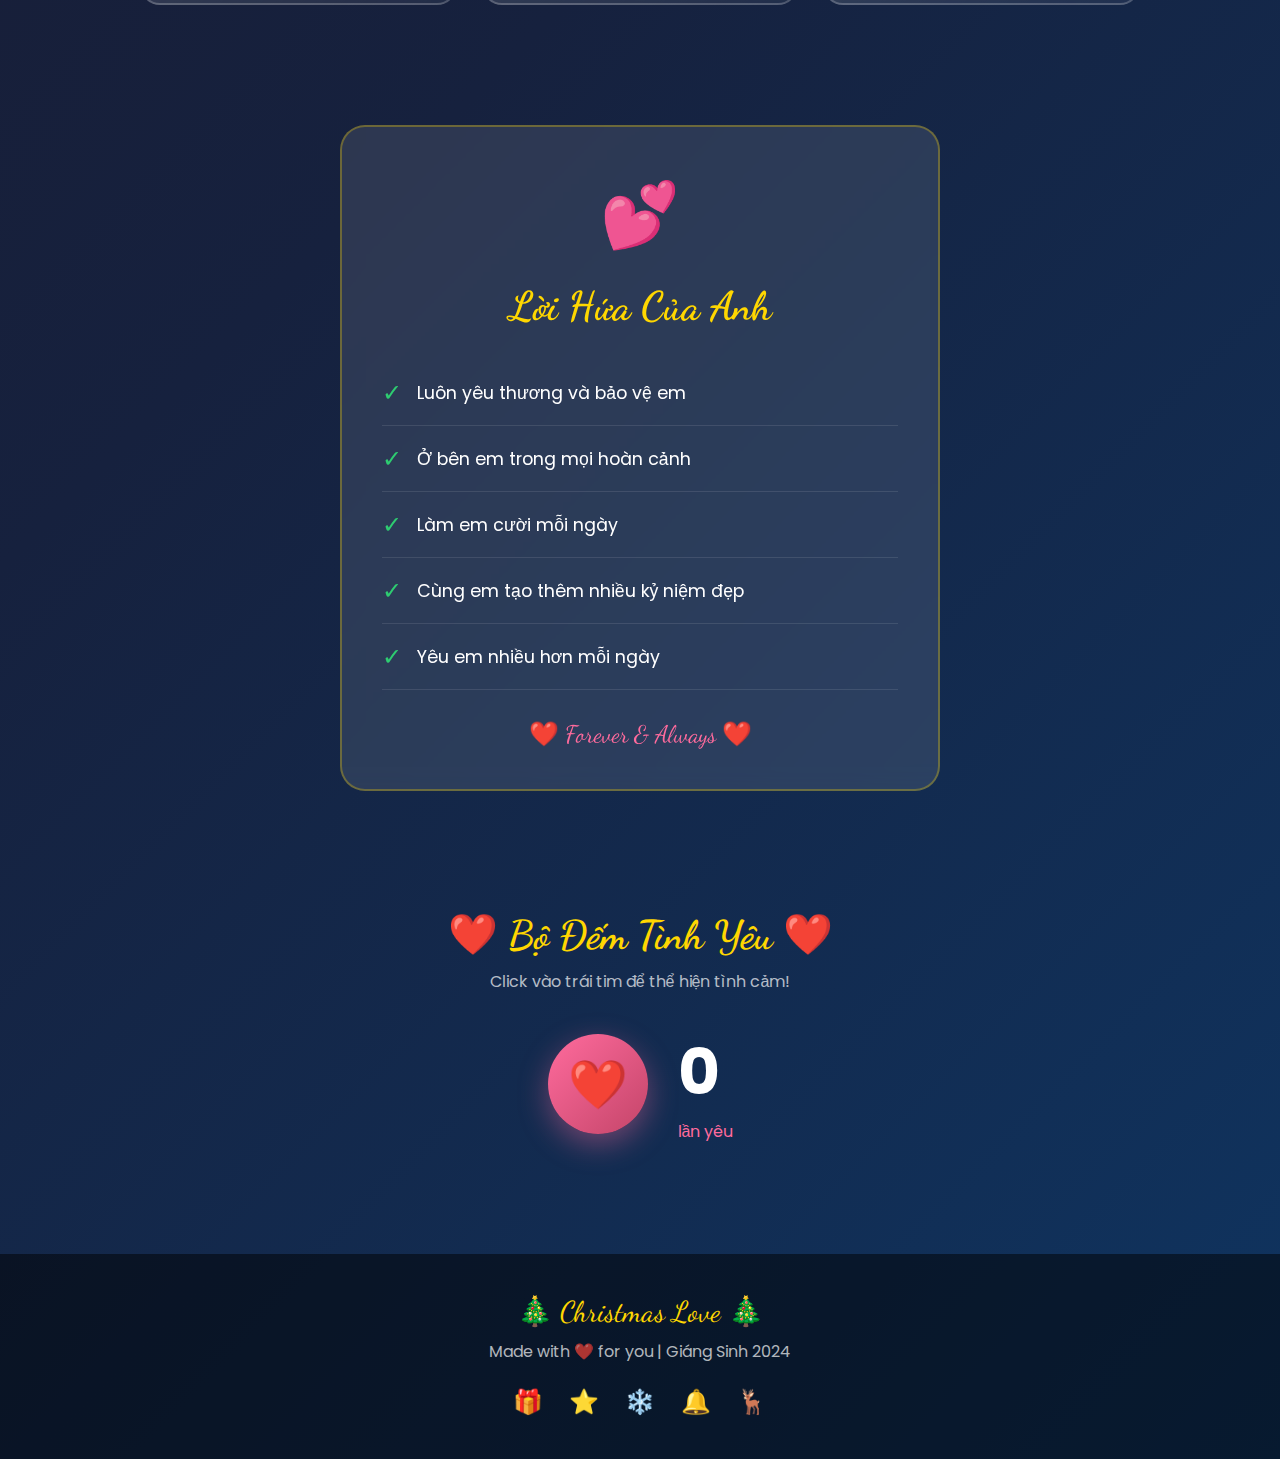
<file: html/wishes.html>
<!DOCTYPE html>
<html lang="vi">

<head>
    <meta charset="UTF-8">
    <meta name="viewport" content="width=device-width, initial-scale=1.0">
    <title>💌 Lời Chúc Yêu Thương | Christmas Love</title>
    <link rel="stylesheet" href="../css/style.css">
    <link
        href="https://fonts.googleapis.com/css2?family=Dancing+Script:wght@400;700&family=Poppins:wght@300;400;600;700&family=Great+Vibes&display=swap"
        rel="stylesheet">
    <link rel="stylesheet" href="https://cdnjs.cloudflare.com/ajax/libs/font-awesome/6.5.1/css/all.min.css">
</head>

<body class="wishes-page">
    <!-- Snowfall -->
    <div class="snowflakes" id="snowContainer"></div>

    <!-- Floating Hearts Background -->
    <div class="hearts-bg" id="heartsBg"></div>

    <!-- Navigation -->
    <nav class="main-nav">
        <div class="nav-brand">
            <span class="nav-icon">🎄</span>
            <span class="nav-title">Christmas Love</span>
        </div>
        <ul class="nav-links">
            <li><a href="index.html" class="nav-link"><i class="fas fa-home"></i> Trang Chủ</a></li>
            <li><a href="gallery.html" class="nav-link"><i class="fas fa-images"></i> Kỷ Niệm</a></li>
            <li><a href="wishes.html" class="nav-link active"><i class="fas fa-heart"></i> Lời Chúc</a></li>
            <li><a href="celebration.html" class="nav-link"><i class="fas fa-star"></i> Ăn Mừng</a></li>
        </ul>
        <button class="nav-toggle" id="navToggle">
            <i class="fas fa-bars"></i>
        </button>
    </nav>

    <!-- Wishes Header -->
    <section class="page-header wishes-header">
        <h1 class="page-title">
            <span class="title-icon">💌</span>
            Lời Chúc Giáng Sinh
            <span class="title-icon">💕</span>
        </h1>
        <p class="page-subtitle">Những lời yêu thương anh dành cho em</p>
    </section>

    <!-- Main Wish Card -->
    <section class="main-wish-section">
        <div class="wish-envelope" id="wishEnvelope" onclick="openEnvelope()">
            <div class="envelope-back"></div>
            <div class="envelope-letter" id="envelopeLetter">
                <div class="letter-content">
                    <div class="letter-header">
                        <span class="letter-decoration">🎄</span>
                        <h2>Gửi Em Yêu,</h2>
                        <span class="letter-decoration">🎄</span>
                    </div>
                    <div class="letter-body">
                        <p>
                            Mùa Giáng Sinh lại về, và điều tuyệt vời nhất là anh có em ở bên.
                        </p>
                        <p>
                            Em biết không? Với anh, mỗi ngày được ở bên em đều là một món quà quý giá.
                            Em như ngôi sao sáng nhất trên đỉnh cây thông, như bông tuyết tinh khôi rơi nhẹ trên tay,
                            như hơi ấm của lò sưởi trong đêm đông lạnh giá.
                        </p>
                        <p>
                            Cảm ơn em đã đến bên anh, đã cho anh biết thế nào là yêu thương,
                            là hạnh phúc, là muốn được ở bên một người mãi mãi.
                        </p>
                        <p>
                            Giáng Sinh này, anh chỉ ước mong một điều duy nhất -
                            <strong>được bên em mãi mãi!</strong>
                        </p>
                    </div>
                    <div class="letter-signature">
                        <p>Yêu em nhiều lắm! 💕</p>
                        <p class="signature-name">- Người yêu em nhất thế giới -</p>
                    </div>
                    <div class="letter-footer">
                        <span>❤️</span>
                        <span>🎁</span>
                        <span>🎄</span>
                    </div>
                </div>
            </div>
            <div class="envelope-front" id="envelopeFront">
                <div class="envelope-flap"></div>
                <div class="envelope-seal">💝</div>
                <p class="envelope-label">Click để mở thư! 💌</p>
            </div>
        </div>
    </section>

    <!-- Wish Cards Section -->
    <section class="wish-cards-section">
        <h2 class="section-title">
            <span>✨</span> Những Điều Anh Muốn Nói <span>✨</span>
        </h2>

        <div class="wish-cards-grid">
            <!-- Card 1 -->
            <div class="wish-card" style="--delay: 0s">
                <div class="wish-card-inner">
                    <div class="wish-card-front">
                        <span class="card-emoji">🌟</span>
                        <p>Click để xem lời chúc #1</p>
                    </div>
                    <div class="wish-card-back">
                        <p class="wish-text">"Em là ánh sáng soi đường cho anh trong những ngày tăm tối nhất."</p>
                        <span class="wish-heart">💖</span>
                    </div>
                </div>
            </div>

            <!-- Card 2 -->
            <div class="wish-card" style="--delay: 0.1s">
                <div class="wish-card-inner">
                    <div class="wish-card-front">
                        <span class="card-emoji">🎁</span>
                        <p>Click để xem lời chúc #2</p>
                    </div>
                    <div class="wish-card-back">
                        <p class="wish-text">"Gặp được em là món quà tuyệt vời nhất cuộc đời đã ban tặng cho anh."</p>
                        <span class="wish-heart">💝</span>
                    </div>
                </div>
            </div>

            <!-- Card 3 -->
            <div class="wish-card" style="--delay: 0.2s">
                <div class="wish-card-inner">
                    <div class="wish-card-front">
                        <span class="card-emoji">❄️</span>
                        <p>Click để xem lời chúc #3</p>
                    </div>
                    <div class="wish-card-back">
                        <p class="wish-text">"Bên em, mùa đông không còn lạnh nữa vì trái tim anh luôn ấm áp."</p>
                        <span class="wish-heart">💗</span>
                    </div>
                </div>
            </div>

            <!-- Card 4 -->
            <div class="wish-card" style="--delay: 0.3s">
                <div class="wish-card-inner">
                    <div class="wish-card-front">
                        <span class="card-emoji">🎄</span>
                        <p>Click để xem lời chúc #4</p>
                    </div>
                    <div class="wish-card-back">
                        <p class="wish-text">"Chúc em mùa Giáng Sinh thật nhiều niềm vui, hạnh phúc và tràn đầy yêu
                            thương!"</p>
                        <span class="wish-heart">💕</span>
                    </div>
                </div>
            </div>

            <!-- Card 5 -->
            <div class="wish-card" style="--delay: 0.4s">
                <div class="wish-card-inner">
                    <div class="wish-card-front">
                        <span class="card-emoji">🦌</span>
                        <p>Click để xem lời chúc #5</p>
                    </div>
                    <div class="wish-card-back">
                        <p class="wish-text">"Anh sẽ là chú tuần lộc chở em đến mọi nơi em muốn đến!"</p>
                        <span class="wish-heart">🥰</span>
                    </div>
                </div>
            </div>

            <!-- Card 6 -->
            <div class="wish-card" style="--delay: 0.5s">
                <div class="wish-card-inner">
                    <div class="wish-card-front">
                        <span class="card-emoji">💑</span>
                        <p>Click để xem lời chúc #6</p>
                    </div>
                    <div class="wish-card-back">
                        <p class="wish-text">"Mãi mãi bên em - đó là lời hứa của anh!"</p>
                        <span class="wish-heart">❤️</span>
                    </div>
                </div>
            </div>
        </div>
    </section>

    <!-- Promise Section -->
    <section class="promise-section">
        <div class="promise-container">
            <div class="promise-box">
                <div class="promise-icon">💕</div>
                <h2 class="promise-title">Lời Hứa Của Anh</h2>
                <div class="promise-list">
                    <div class="promise-item">
                        <span class="promise-check">✓</span>
                        <p>Luôn yêu thương và bảo vệ em</p>
                    </div>
                    <div class="promise-item">
                        <span class="promise-check">✓</span>
                        <p>Ở bên em trong mọi hoàn cảnh</p>
                    </div>
                    <div class="promise-item">
                        <span class="promise-check">✓</span>
                        <p>Làm em cười mỗi ngày</p>
                    </div>
                    <div class="promise-item">
                        <span class="promise-check">✓</span>
                        <p>Cùng em tạo thêm nhiều kỷ niệm đẹp</p>
                    </div>
                    <div class="promise-item">
                        <span class="promise-check">✓</span>
                        <p>Yêu em nhiều hơn mỗi ngày</p>
                    </div>
                </div>
                <div class="promise-signature">
                    <span>❤️ Forever & Always ❤️</span>
                </div>
            </div>
        </div>
    </section>

    <!-- Interactive Love Counter -->
    <section class="love-counter-section">
        <div class="love-counter-container">
            <h2 class="counter-title">❤️ Bộ Đếm Tình Yêu ❤️</h2>
            <p class="counter-subtitle">Click vào trái tim để thể hiện tình cảm!</p>

            <div class="love-counter">
                <button class="love-button" id="loveButton">
                    <span class="heart-icon">❤️</span>
                </button>
                <div class="love-count">
                    <span id="loveCount">0</span>
                    <p>lần yêu</p>
                </div>
            </div>

            <div class="love-message" id="loveMessage"></div>
        </div>
    </section>

    <!-- Footer -->
    <footer class="main-footer">
        <div class="footer-content">
            <div class="footer-brand">
                <span>🎄</span> Christmas Love <span>🎄</span>
            </div>
            <p class="footer-text">Made with ❤️ for you | Giáng Sinh 2024</p>
            <div class="footer-decorations">
                <span>🎁</span>
                <span>⭐</span>
                <span>❄️</span>
                <span>🔔</span>
                <span>🦌</span>
            </div>
        </div>
    </footer>

    <!-- Music Control -->
    <button class="music-toggle" id="musicToggle">
        <i class="fas fa-music"></i>
    </button>

    <script src="../js/script.js"></script>
</body>

</html>
</file>
<file: css/style.css>
/* ===== GLOBAL STYLES ===== */
* {
    margin: 0;
    padding: 0;
    box-sizing: border-box;
}

body {
    font-family: 'Poppins', sans-serif;
    background: linear-gradient(135deg, #1a1a2e 0%, #16213e 50%, #0f3460 100%);
    min-height: 100vh;
    overflow-x: hidden;
    color: #fff;
}

/* ===== NAVIGATION ===== */
.main-nav {
    position: fixed;
    top: 0;
    left: 0;
    right: 0;
    z-index: 1000;
    background: rgba(15, 52, 96, 0.95);
    backdrop-filter: blur(10px);
    padding: 15px 30px;
    display: flex;
    justify-content: space-between;
    align-items: center;
    border-bottom: 2px solid rgba(255, 215, 0, 0.3);
}

.nav-brand {
    display: flex;
    align-items: center;
    gap: 10px;
}

.nav-icon {
    font-size: 1.8rem;
    animation: bounce 1s infinite;
}

.nav-title {
    font-family: 'Dancing Script', cursive;
    font-size: 1.5rem;
    color: #ffd700;
}

.nav-links {
    display: flex;
    list-style: none;
    gap: 10px;
}

.nav-link {
    color: #fff;
    text-decoration: none;
    padding: 10px 20px;
    border-radius: 25px;
    transition: all 0.3s ease;
    display: flex;
    align-items: center;
    gap: 8px;
}

.nav-link:hover,
.nav-link.active {
    background: linear-gradient(135deg, #e74c3c, #c0392b);
    transform: translateY(-2px);
    box-shadow: 0 5px 20px rgba(231, 76, 60, 0.4);
}

.nav-toggle {
    display: none;
    background: none;
    border: none;
    color: #fff;
    font-size: 1.5rem;
    cursor: pointer;
}

@media (max-width: 768px) {
    .nav-links {
        display: none;
        position: absolute;
        top: 100%;
        left: 0;
        right: 0;
        flex-direction: column;
        background: rgba(15, 52, 96, 0.98);
        padding: 20px;
    }

    .nav-links.active {
        display: flex;
    }

    .nav-toggle {
        display: block;
    }
}

/* ===== SNOWFALL ===== */
.snowflakes {
    position: fixed;
    top: 0;
    left: 0;
    width: 100%;
    height: 100%;
    pointer-events: none;
    z-index: 999;
    overflow: hidden;
}

.snowflake {
    position: absolute;
    top: -10px;
    color: white;
    text-shadow: 0 0 5px rgba(255, 255, 255, 0.8);
    animation: snowfall linear infinite;
}

@keyframes snowfall {
    0% {
        transform: translateY(-10px) rotate(0deg);
    }

    100% {
        transform: translateY(100vh) rotate(360deg);
    }
}

@keyframes bounce {

    0%,
    100% {
        transform: translateY(0);
    }

    50% {
        transform: translateY(-5px);
    }
}

/* ===== HERO SECTION ===== */
.hero-section {
    min-height: 100vh;
    display: flex;
    flex-direction: column;
    justify-content: center;
    align-items: center;
    padding: 100px 20px 50px;
    text-align: center;
}

.hero-content {
    max-width: 800px;
}

.hero-title {
    font-family: 'Great Vibes', cursive;
    margin-bottom: 30px;
}

.title-merry {
    display: block;
    font-size: 4rem;
    color: #ffd700;
    text-shadow: 0 0 30px rgba(255, 215, 0, 0.8);
    animation: glow 2s ease-in-out infinite alternate;
}

.title-christmas {
    display: block;
    font-size: 5rem;
    color: #fff;
    text-shadow: 0 0 20px rgba(255, 255, 255, 0.5);
}

.title-love {
    display: block;
    font-size: 3rem;
    color: #ff6b9d;
    margin-top: 10px;
    animation: heartbeat 1.5s ease-in-out infinite;
}

@keyframes glow {
    from {
        text-shadow: 0 0 20px rgba(255, 215, 0, 0.8);
    }

    to {
        text-shadow: 0 0 40px rgba(255, 215, 0, 1), 0 0 60px rgba(255, 215, 0, 0.6);
    }
}

@keyframes heartbeat {

    0%,
    100% {
        transform: scale(1);
    }

    50% {
        transform: scale(1.05);
    }
}

.hero-subtitle {
    font-size: 1.5rem;
    color: rgba(255, 255, 255, 0.9);
    margin-bottom: 40px;
}

.hero-buttons {
    display: flex;
    gap: 20px;
    justify-content: center;
    flex-wrap: wrap;
}

.btn {
    padding: 15px 35px;
    border-radius: 50px;
    text-decoration: none;
    font-weight: 600;
    display: flex;
    align-items: center;
    gap: 10px;
    transition: all 0.3s ease;
}

.btn-primary {
    background: linear-gradient(135deg, #e74c3c, #c0392b);
    color: #fff;
    box-shadow: 0 10px 30px rgba(231, 76, 60, 0.4);
}

.btn-secondary {
    background: linear-gradient(135deg, #2ecc71, #27ae60);
    color: #fff;
    box-shadow: 0 10px 30px rgba(46, 204, 113, 0.4);
}

.btn:hover {
    transform: translateY(-5px) scale(1.05);
}

.hero-decoration {
    position: absolute;
    font-size: 2rem;
    display: flex;
    flex-direction: column;
    gap: 20px;
}

.hero-decoration.left {
    left: 50px;
}

.hero-decoration.right {
    right: 50px;
}

.hero-decoration span {
    animation: float 3s ease-in-out infinite;
}

@keyframes float {

    0%,
    100% {
        transform: translateY(0) rotate(0deg);
    }

    50% {
        transform: translateY(-20px) rotate(10deg);
    }
}

/* ===== CHRISTMAS TREE ===== */
.christmas-tree-wrapper {
    margin-top: 50px;
}

.tree-container {
    position: relative;
    width: 200px;
    height: 300px;
    margin: 0 auto;
}

.tree {
    position: relative;
    width: 100%;
    height: 100%;
}

.tree-layer {
    position: absolute;
    left: 50%;
    transform: translateX(-50%);
    width: 0;
    height: 0;
    border-style: solid;
}

.layer-1 {
    top: 40px;
    border-width: 0 35px 50px 35px;
    border-color: transparent transparent #228b22 transparent;
}

.layer-2 {
    top: 70px;
    border-width: 0 50px 60px 50px;
    border-color: transparent transparent #2e8b2e transparent;
}

.layer-3 {
    top: 110px;
    border-width: 0 65px 70px 65px;
    border-color: transparent transparent #32cd32 transparent;
}

.layer-4 {
    top: 160px;
    border-width: 0 80px 80px 80px;
    border-color: transparent transparent #3cb371 transparent;
}

.tree-trunk {
    position: absolute;
    bottom: 0;
    left: 50%;
    transform: translateX(-50%);
    width: 30px;
    height: 40px;
    background: linear-gradient(90deg, #5d4037, #8b4513, #5d4037);
    border-radius: 3px;
}

.star-top {
    position: absolute;
    top: 10px;
    left: 50%;
    transform: translateX(-50%);
    font-size: 2.5rem;
    animation: starShine 1s ease-in-out infinite alternate;
    filter: drop-shadow(0 0 20px #ffd700);
}

@keyframes starShine {
    from {
        transform: translateX(-50%) scale(1) rotate(0deg);
    }

    to {
        transform: translateX(-50%) scale(1.2) rotate(15deg);
    }
}

.ornaments .ornament {
    position: absolute;
    font-size: 0.9rem;
    animation: swing 2s ease-in-out infinite alternate;
}

@keyframes swing {
    from {
        transform: rotate(-5deg);
    }

    to {
        transform: rotate(5deg);
    }
}

.tree-lights .tree-light {
    position: absolute;
    width: 8px;
    height: 8px;
    border-radius: 50%;
    background: #ff0;
    animation: blink 0.5s ease-in-out infinite alternate;
    box-shadow: 0 0 10px currentColor;
}

.tree-light:nth-child(odd) {
    background: #f00;
}

.tree-light:nth-child(even) {
    background: #0f0;
}

.tree-light:nth-child(3n) {
    background: #00f;
}

@keyframes blink {
    from {
        opacity: 0.3;
        box-shadow: 0 0 5px currentColor;
    }

    to {
        opacity: 1;
        box-shadow: 0 0 20px currentColor;
    }
}

.tree-gifts {
    position: absolute;
    bottom: -20px;
    left: 50%;
    transform: translateX(-50%);
    display: flex;
    gap: 10px;
}

.gift-item {
    font-size: 1.5rem;
    animation: bounce 1s ease-in-out infinite;
}

/* ===== COUNTDOWN ===== */
.countdown-section {
    padding: 80px 20px;
    background: rgba(0, 0, 0, 0.3);
}

.section-container {
    max-width: 1000px;
    margin: 0 auto;
}

.section-title {
    font-family: 'Dancing Script', cursive;
    font-size: 2.5rem;
    text-align: center;
    color: #ffd700;
    margin-bottom: 40px;
    text-shadow: 0 0 20px rgba(255, 215, 0, 0.5);
}

.title-icon {
    margin: 0 10px;
}

.countdown-wrapper {
    display: flex;
    justify-content: center;
    align-items: center;
    gap: 15px;
    flex-wrap: wrap;
}

.countdown-box {
    background: rgba(255, 255, 255, 0.1);
    backdrop-filter: blur(10px);
    border-radius: 20px;
    padding: 25px 35px;
    text-align: center;
    border: 2px solid rgba(255, 215, 0, 0.3);
    position: relative;
    min-width: 100px;
}

.countdown-value {
    font-size: 3rem;
    font-weight: 700;
    color: #fff;
}

.countdown-label {
    font-size: 0.9rem;
    color: #ffd700;
    text-transform: uppercase;
    margin-top: 5px;
}

.countdown-decoration {
    position: absolute;
    top: -15px;
    left: 50%;
    transform: translateX(-50%);
    font-size: 1.5rem;
}

.countdown-separator {
    font-size: 3rem;
    color: #ffd700;
    font-weight: 700;
}

/* ===== FEATURES ===== */
.features-section {
    padding: 80px 20px;
}

.features-grid {
    display: grid;
    grid-template-columns: repeat(auto-fit, minmax(280px, 1fr));
    gap: 30px;
}

.feature-card {
    background: rgba(255, 255, 255, 0.1);
    backdrop-filter: blur(10px);
    border-radius: 20px;
    padding: 40px 30px;
    text-align: center;
    text-decoration: none;
    color: #fff;
    border: 2px solid rgba(255, 255, 255, 0.1);
    transition: all 0.3s ease;
    position: relative;
    overflow: hidden;
}

.feature-card:hover {
    transform: translateY(-10px);
    border-color: rgba(255, 215, 0, 0.5);
    box-shadow: 0 20px 40px rgba(0, 0, 0, 0.3);
}

.feature-icon {
    font-size: 4rem;
    margin-bottom: 20px;
}

.feature-title {
    font-size: 1.5rem;
    margin-bottom: 10px;
    color: #ffd700;
}

.feature-desc {
    color: rgba(255, 255, 255, 0.8);
}

.feature-arrow {
    position: absolute;
    bottom: 20px;
    right: 20px;
    opacity: 0;
    transition: all 0.3s ease;
}

.feature-card:hover .feature-arrow {
    opacity: 1;
    transform: translateX(5px);
}

/* ===== LOVE SECTION ===== */
.love-section {
    padding: 80px 20px;
}

.love-card {
    max-width: 700px;
    margin: 0 auto;
    background: linear-gradient(135deg, rgba(231, 76, 60, 0.2), rgba(192, 57, 43, 0.2));
    backdrop-filter: blur(10px);
    border-radius: 30px;
    padding: 50px;
    text-align: center;
    border: 2px solid rgba(255, 107, 157, 0.3);
    position: relative;
    overflow: hidden;
}

.love-header {
    margin-bottom: 30px;
}

.love-icon {
    font-size: 4rem;
    display: block;
    margin-bottom: 15px;
    animation: heartbeat 1.5s infinite;
}

.love-header h2 {
    font-family: 'Dancing Script', cursive;
    font-size: 2.5rem;
    color: #ffd700;
}

.love-text {
    font-size: 1.2rem;
    line-height: 2;
    color: rgba(255, 255, 255, 0.9);
}

.quote-mark {
    font-size: 3rem;
    color: #ff6b9d;
    vertical-align: top;
    line-height: 0.5;
}

.love-signature {
    margin-top: 30px;
}

.signature-heart {
    font-size: 2rem;
    animation: heartbeat 1s infinite;
}

.signature-text {
    font-family: 'Dancing Script', cursive;
    font-size: 1.8rem;
    color: #ff6b9d;
}

.floating-hearts {
    position: absolute;
    bottom: 20px;
    left: 0;
    right: 0;
    display: flex;
    justify-content: space-around;
}

.float-heart {
    font-size: 1.5rem;
    animation: floatUp 3s ease-in-out infinite;
}

.float-heart:nth-child(2) {
    animation-delay: 0.5s;
}

.float-heart:nth-child(3) {
    animation-delay: 1s;
}

.float-heart:nth-child(4) {
    animation-delay: 1.5s;
}

.float-heart:nth-child(5) {
    animation-delay: 2s;
}

@keyframes floatUp {

    0%,
    100% {
        transform: translateY(0) scale(1);
        opacity: 0.7;
    }

    50% {
        transform: translateY(-30px) scale(1.2);
        opacity: 1;
    }
}

/* ===== SANTA ANIMATION ===== */
.santa-sleigh {
    position: fixed;
    top: 15%;
    animation: santaFly 20s linear infinite;
    z-index: 998;
    font-size: 2rem;
}

@keyframes santaFly {
    0% {
        left: -200px;
        transform: translateY(0);
    }

    25% {
        transform: translateY(-30px);
    }

    50% {
        transform: translateY(20px);
    }

    75% {
        transform: translateY(-20px);
    }

    100% {
        left: 110%;
        transform: translateY(0);
    }
}

/* ===== FOOTER ===== */
.main-footer {
    background: rgba(0, 0, 0, 0.5);
    padding: 40px 20px;
    text-align: center;
}

.footer-brand {
    font-family: 'Dancing Script', cursive;
    font-size: 1.8rem;
    color: #ffd700;
    margin-bottom: 10px;
}

.footer-text {
    color: rgba(255, 255, 255, 0.7);
    margin-bottom: 20px;
}

.footer-decorations {
    font-size: 1.5rem;
}

.footer-decorations span {
    margin: 0 10px;
    animation: bounce 1s ease-in-out infinite;
}

/* ===== MUSIC TOGGLE ===== */
.music-toggle {
    position: fixed;
    bottom: 30px;
    right: 30px;
    width: 60px;
    height: 60px;
    border-radius: 50%;
    background: linear-gradient(135deg, #e74c3c, #c0392b);
    border: none;
    color: #fff;
    font-size: 1.5rem;
    cursor: pointer;
    z-index: 1001;
    box-shadow: 0 5px 20px rgba(231, 76, 60, 0.4);
    transition: all 0.3s ease;
}

.music-toggle:hover {
    transform: scale(1.1);
}

.music-toggle.playing {
    animation: pulse 1s infinite;
}

@keyframes pulse {

    0%,
    100% {
        box-shadow: 0 0 0 0 rgba(231, 76, 60, 0.7);
    }

    50% {
        box-shadow: 0 0 0 20px rgba(231, 76, 60, 0);
    }
}

/* ===== GALLERY PAGE STYLES ===== */
.page-header {
    padding: 120px 20px 60px;
    text-align: center;
}

.page-title {
    font-family: 'Dancing Script', cursive;
    font-size: 3rem;
    color: #ffd700;
    margin-bottom: 15px;
    text-shadow: 0 0 30px rgba(255, 215, 0, 0.5);
}

.page-subtitle {
    font-size: 1.2rem;
    color: rgba(255, 255, 255, 0.8);
}

/* Carousel */
.carousel-section {
    padding: 40px 20px 80px;
}

.carousel-container {
    max-width: 900px;
    margin: 0 auto;
}

.carousel-wrapper {
    position: relative;
    overflow: hidden;
    border-radius: 20px;
}

.carousel-track {
    display: flex;
    transition: transform 0.5s ease;
}

.carousel-slide {
    min-width: 100%;
    opacity: 0;
    transition: opacity 0.5s ease;
}

.carousel-slide.active {
    opacity: 1;
}

.slide-content {
    padding: 20px;
}

.slide-image {
    margin-bottom: 20px;
}

.slide-image .gallery-image {
    width: 100%;
    height: 650px;
    object-fit: contain;
    border-radius: 20px;
    box-shadow: 0 10px 30px rgba(0, 0, 0, 0.3);
    transition: transform 0.3s ease;
}

.slide-image .gallery-image:hover {
    transform: scale(1.02);
}

.photo-image {
    width: 100%;
    height: 100%;
    object-fit: cover;
    transition: transform 0.3s ease;
}

.photo-item:hover .photo-image {
    transform: scale(1.1);
}

.image-placeholder {
    height: 350px;
    border-radius: 20px;
    display: flex;
    flex-direction: column;
    justify-content: center;
    align-items: center;
    position: relative;
    overflow: hidden;
}

.christmas-bg-1 {
    background: linear-gradient(135deg, #1a5f1a, #2d8a2d, #1a5f1a);
}

.christmas-bg-2 {
    background: linear-gradient(135deg, #8b4513, #d2691e, #8b4513);
}

.christmas-bg-3 {
    background: linear-gradient(135deg, #c41e3a, #ff6b6b, #c41e3a);
}

.christmas-bg-4 {
    background: linear-gradient(135deg, #1a1a4e, #4a4a8a, #1a1a4e);
}

.christmas-bg-5 {
    background: linear-gradient(135deg, #8b0000, #dc143c, #8b0000);
}

.christmas-bg-6 {
    background: linear-gradient(135deg, #ff69b4, #ff1493, #ff69b4);
}

.placeholder-icon {
    font-size: 4rem;
    margin-bottom: 20px;
}

.placeholder-text {
    font-size: 1.5rem;
    color: rgba(255, 255, 255, 0.9);
    text-align: center;
}

.slide-caption {
    background: rgba(255, 255, 255, 0.1);
    backdrop-filter: blur(10px);
    border-radius: 15px;
    padding: 25px;
    text-align: center;
}

.slide-caption h3 {
    font-size: 1.5rem;
    color: #ffd700;
    margin-bottom: 10px;
}

.slide-caption p {
    color: rgba(255, 255, 255, 0.8);
    margin-bottom: 15px;
}

.slide-date {
    display: inline-block;
    background: rgba(255, 215, 0, 0.2);
    padding: 8px 20px;
    border-radius: 20px;
    color: #ffd700;
}

.carousel-btn {
    position: absolute;
    top: 50%;
    transform: translateY(-50%);
    width: 50px;
    height: 50px;
    border-radius: 50%;
    background: rgba(255, 255, 255, 0.2);
    backdrop-filter: blur(10px);
    border: 2px solid rgba(255, 255, 255, 0.3);
    color: #fff;
    font-size: 1.2rem;
    cursor: pointer;
    transition: all 0.3s ease;
    z-index: 10;
}

.carousel-btn:hover {
    background: rgba(255, 215, 0, 0.3);
    transform: translateY(-50%) scale(1.1);
}

.prev-btn {
    left: 20px;
}

.next-btn {
    right: 20px;
}

.carousel-indicators {
    display: flex;
    justify-content: center;
    gap: 10px;
    margin-top: 20px;
}

.indicator {
    width: 12px;
    height: 12px;
    border-radius: 50%;
    background: rgba(255, 255, 255, 0.3);
    cursor: pointer;
    transition: all 0.3s ease;
}

.indicator.active,
.indicator:hover {
    background: #ffd700;
    transform: scale(1.2);
}

.carousel-autoplay {
    text-align: center;
    margin-top: 20px;
}

.autoplay-btn {
    background: rgba(255, 255, 255, 0.1);
    border: 1px solid rgba(255, 255, 255, 0.3);
    color: #fff;
    padding: 10px 20px;
    border-radius: 25px;
    cursor: pointer;
    display: flex;
    align-items: center;
    gap: 10px;
    margin: 0 auto;
    transition: all 0.3s ease;
}

.autoplay-btn:hover {
    background: rgba(255, 215, 0, 0.2);
}

/* Photo Grid */
.photo-grid-section {
    padding: 60px 20px;
}

.photo-grid {
    display: grid;
    grid-template-columns: repeat(3, 1fr);
    gap: 20px;
    max-width: 1000px;
    margin: 0 auto 30px;
}

.photo-item {
    position: relative;
    border-radius: 15px;
    overflow: hidden;
    cursor: pointer;
    aspect-ratio: 1;
}

.photo-item.large {
    grid-column: span 2;
    grid-row: span 2;
}

.photo-placeholder {
    width: 100%;
    height: 100%;
    display: flex;
    flex-direction: column;
    justify-content: center;
    align-items: center;
    font-size: 3rem;
}

.gradient-1 {
    background: linear-gradient(135deg, #667eea, #764ba2);
}

.gradient-2 {
    background: linear-gradient(135deg, #f093fb, #f5576c);
}

.gradient-3 {
    background: linear-gradient(135deg, #4facfe, #00f2fe);
}

.gradient-4 {
    background: linear-gradient(135deg, #43e97b, #38f9d7);
}

.gradient-5 {
    background: linear-gradient(135deg, #fa709a, #fee140);
}

.gradient-6 {
    background: linear-gradient(135deg, #a18cd1, #fbc2eb);
}

.photo-overlay {
    position: absolute;
    inset: 0;
    background: rgba(0, 0, 0, 0.5);
    display: flex;
    justify-content: center;
    align-items: center;
    opacity: 0;
    transition: opacity 0.3s ease;
}

.photo-item:hover .photo-overlay {
    opacity: 1;
}

.overlay-icon {
    font-size: 2rem;
    color: #ff6b9d;
    animation: heartbeat 1s infinite;
}

.upload-hint {
    text-align: center;
    color: rgba(255, 255, 255, 0.6);
    font-size: 0.9rem;
}

@media (max-width: 768px) {
    .photo-grid {
        grid-template-columns: repeat(2, 1fr);
    }

    .photo-item.large {
        grid-column: span 2;
        grid-row: span 1;
    }
}

/* ===== WISHES PAGE STYLES ===== */
.wishes-header {
    background: linear-gradient(180deg, transparent, rgba(255, 107, 157, 0.1));
}

.hearts-bg {
    position: fixed;
    inset: 0;
    pointer-events: none;
    z-index: 0;
}

/* Envelope */
.main-wish-section {
    padding: 40px 20px 80px;
    display: flex;
    justify-content: center;
}

.wish-envelope {
    position: relative;
    width: 400px;
    height: 280px;
    cursor: pointer;
    perspective: 1000px;
    margin-bottom: 350px;
}

.envelope-back {
    position: absolute;
    inset: 0;
    background: linear-gradient(135deg, #c0392b, #e74c3c);
    border-radius: 10px;
    box-shadow: 0 10px 40px rgba(0, 0, 0, 0.3);
}

.envelope-front {
    position: absolute;
    inset: 0;
    display: flex;
    flex-direction: column;
    align-items: center;
    justify-content: center;
    transition: all 0.5s ease;
}

.envelope-flap {
    position: absolute;
    top: 0;
    left: 0;
    right: 0;
    height: 50%;
    background: linear-gradient(135deg, #a93226, #c0392b);
    clip-path: polygon(0 0, 50% 100%, 100% 0);
    transform-origin: top;
    transition: transform 0.5s ease;
}

.envelope-seal {
    font-size: 3rem;
    margin-bottom: 10px;
    animation: bounce 1s infinite;
}

.envelope-label {
    color: #fff;
    font-weight: 600;
}

.envelope-letter {
    position: absolute;
    left: -30px;
    right: -30px;
    top: 20px;
    bottom: -320px;
    background: #fff;
    border-radius: 15px;
    transform: translateY(50px);
    opacity: 0;
    transition: all 0.6s ease 0.3s;
    overflow-y: auto;
    box-shadow: 0 20px 60px rgba(0, 0, 0, 0.3);
    z-index: 10;
}

.wish-envelope.open .envelope-flap {
    transform: rotateX(-180deg);
}

.wish-envelope.open .envelope-letter {
    transform: translateY(-180px);
    opacity: 1;
}

.wish-envelope.open .envelope-seal,
.wish-envelope.open .envelope-label {
    opacity: 0;
}

.letter-content {
    padding: 35px 40px;
    color: #333;
    min-height: 100%;
}

.letter-header {
    display: flex;
    justify-content: center;
    align-items: center;
    gap: 15px;
    margin-bottom: 20px;
}

.letter-header h2 {
    font-family: 'Dancing Script', cursive;
    font-size: 1.8rem;
    color: #c0392b;
}

.letter-body {
    font-size: 0.95rem;
    line-height: 1.8;
}

.letter-body p {
    margin-bottom: 15px;
}

.letter-signature {
    text-align: center;
    margin-top: 20px;
    font-family: 'Dancing Script', cursive;
    color: #ff6b9d;
}

.letter-signature p:first-child {
    font-size: 1.5rem;
}

.letter-footer {
    display: flex;
    justify-content: center;
    gap: 20px;
    margin-top: 20px;
    font-size: 1.5rem;
}

/* Wish Cards */
.wish-cards-section {
    padding: 60px 20px;
}

.wish-cards-grid {
    display: grid;
    grid-template-columns: repeat(auto-fit, minmax(280px, 1fr));
    gap: 25px;
    max-width: 1000px;
    margin: 0 auto;
}

.wish-card {
    height: 200px;
    perspective: 1000px;
    cursor: pointer;
}

.wish-card-inner {
    width: 100%;
    height: 100%;
    position: relative;
    transition: transform 0.6s;
    transform-style: preserve-3d;
}

.wish-card:hover .wish-card-inner {
    transform: rotateY(180deg);
}

.wish-card-front,
.wish-card-back {
    position: absolute;
    inset: 0;
    border-radius: 20px;
    display: flex;
    flex-direction: column;
    justify-content: center;
    align-items: center;
    backface-visibility: hidden;
    padding: 20px;
}

.wish-card-front {
    background: linear-gradient(135deg, rgba(255, 255, 255, 0.15), rgba(255, 255, 255, 0.05));
    backdrop-filter: blur(10px);
    border: 2px solid rgba(255, 255, 255, 0.2);
}

.card-emoji {
    font-size: 3rem;
    margin-bottom: 15px;
}

.wish-card-front p {
    color: rgba(255, 255, 255, 0.7);
}

.wish-card-back {
    background: linear-gradient(135deg, #ff6b9d, #c44569);
    transform: rotateY(180deg);
}

.wish-text {
    font-family: 'Dancing Script', cursive;
    font-size: 1.3rem;
    text-align: center;
    color: #fff;
    line-height: 1.6;
}

.wish-heart {
    font-size: 2rem;
    margin-top: 15px;
}

/* Promise Section */
.promise-section {
    padding: 60px 20px;
}

.promise-box {
    max-width: 600px;
    margin: 0 auto;
    background: rgba(255, 255, 255, 0.1);
    backdrop-filter: blur(10px);
    border-radius: 25px;
    padding: 40px;
    text-align: center;
    border: 2px solid rgba(255, 215, 0, 0.3);
}

.promise-icon {
    font-size: 4rem;
    margin-bottom: 20px;
}

.promise-title {
    font-family: 'Dancing Script', cursive;
    font-size: 2.5rem;
    color: #ffd700;
    margin-bottom: 30px;
}

.promise-list {
    text-align: left;
}

.promise-item {
    display: flex;
    align-items: center;
    gap: 15px;
    padding: 15px 0;
    border-bottom: 1px solid rgba(255, 255, 255, 0.1);
}

.promise-check {
    color: #2ecc71;
    font-size: 1.5rem;
}

.promise-item p {
    font-size: 1.1rem;
}

.promise-signature {
    margin-top: 30px;
    font-family: 'Dancing Script', cursive;
    font-size: 1.5rem;
    color: #ff6b9d;
}

/* Love Counter */
.love-counter-section {
    padding: 60px 20px;
    text-align: center;
}

.counter-title {
    font-family: 'Dancing Script', cursive;
    font-size: 2.5rem;
    color: #ffd700;
    margin-bottom: 10px;
}

.counter-subtitle {
    color: rgba(255, 255, 255, 0.7);
    margin-bottom: 30px;
}

.love-counter {
    display: flex;
    justify-content: center;
    align-items: center;
    gap: 30px;
    margin-bottom: 20px;
}

.love-button {
    width: 100px;
    height: 100px;
    border-radius: 50%;
    background: linear-gradient(135deg, #ff6b9d, #c44569);
    border: none;
    cursor: pointer;
    transition: all 0.3s ease;
    box-shadow: 0 10px 30px rgba(255, 107, 157, 0.4);
}

.love-button:hover {
    transform: scale(1.1);
}

.love-button:active {
    transform: scale(0.95);
}

.heart-icon {
    font-size: 3rem;
    animation: heartbeat 1s infinite;
}

.love-count {
    text-align: left;
}

.love-count span {
    font-size: 4rem;
    font-weight: 700;
    color: #fff;
}

.love-count p {
    color: #ff6b9d;
}

.love-message {
    font-family: 'Dancing Script', cursive;
    font-size: 1.5rem;
    color: #ffd700;
    min-height: 30px;
}

/* ===== CELEBRATION PAGE STYLES ===== */
.celebration-page {
    background: #0a0a1a;
}

#fireworksCanvas {
    position: fixed;
    inset: 0;
    z-index: 0;
    pointer-events: none;
}

.celebration-nav {
    background: rgba(10, 10, 26, 0.9);
}

.celebration-content {
    position: relative;
    z-index: 1;
    padding: 100px 20px 50px;
}

.celebration-title-wrapper {
    text-align: center;
    margin-bottom: 50px;
}

.celebration-title {
    font-family: 'Great Vibes', cursive;
    font-size: 4rem;
    margin-bottom: 20px;
}

.celebrate-text {
    display: inline-block;
    background: linear-gradient(90deg, #ffd700, #ff6b9d, #ffd700);
    background-size: 200% auto;
    -webkit-background-clip: text;
    -webkit-text-fill-color: transparent;
    animation: shimmer 3s linear infinite;
}

@keyframes shimmer {
    to {
        background-position: 200% center;
    }
}

.celebration-subtitle {
    font-family: 'Dancing Script', cursive;
    font-size: 2rem;
    color: #fff;
}

.subtitle-heart {
    color: #ff6b9d;
    animation: heartbeat 1s infinite;
}

/* Celebration Buttons */
.celebration-buttons {
    display: flex;
    justify-content: center;
    gap: 20px;
    flex-wrap: wrap;
    margin-bottom: 50px;
}

.celebration-btn {
    padding: 20px 40px;
    border-radius: 50px;
    border: none;
    font-size: 1.1rem;
    font-weight: 600;
    cursor: pointer;
    display: flex;
    align-items: center;
    gap: 10px;
    transition: all 0.3s ease;
    color: #fff;
}

.firework-btn {
    background: linear-gradient(135deg, #ff6b6b, #ee5a24);
    box-shadow: 0 10px 30px rgba(238, 90, 36, 0.4);
}

.confetti-btn {
    background: linear-gradient(135deg, #ffd700, #f39c12);
    box-shadow: 0 10px 30px rgba(243, 156, 18, 0.4);
}

.surprise-btn {
    background: linear-gradient(135deg, #ff6b9d, #c44569);
    box-shadow: 0 10px 30px rgba(196, 69, 105, 0.4);
}

.celebration-btn:hover {
    transform: translateY(-5px) scale(1.05);
}

.celebration-btn:active {
    transform: scale(0.95);
}

/* Celebration Message */
.celebration-message {
    text-align: center;
    margin-bottom: 60px;
    min-height: 200px;
}

.message-content.hidden {
    display: none;
}

.message-content {
    animation: fadeInUp 0.5s ease;
}

@keyframes fadeInUp {
    from {
        opacity: 0;
        transform: translateY(30px);
    }

    to {
        opacity: 1;
        transform: translateY(0);
    }
}

.big-celebration {
    display: flex;
    justify-content: center;
    gap: 20px;
    margin-bottom: 20px;
}

.big-emoji {
    font-size: 5rem;
}

.big-emoji.bounce {
    animation: bounce 1s infinite;
}

.big-emoji.delay-1 {
    animation-delay: 0.2s;
}

.big-emoji.delay-2 {
    animation-delay: 0.4s;
}

.surprise-title {
    font-family: 'Dancing Script', cursive;
    font-size: 3rem;
    color: #ffd700;
    margin-bottom: 15px;
}

.surprise-text {
    font-size: 1.3rem;
    color: rgba(255, 255, 255, 0.9);
}

/* Gift Boxes */
.gift-boxes-section {
    padding: 60px 20px;
    text-align: center;
}

.glow-text {
    animation: textGlow 2s ease-in-out infinite alternate;
}

@keyframes textGlow {
    from {
        text-shadow: 0 0 20px rgba(255, 215, 0, 0.5);
    }

    to {
        text-shadow: 0 0 40px rgba(255, 215, 0, 1), 0 0 60px rgba(255, 215, 0, 0.5);
    }
}

.section-subtitle {
    color: rgba(255, 255, 255, 0.7);
    margin-bottom: 40px;
}

.gift-boxes-grid {
    display: flex;
    justify-content: center;
    gap: 40px;
    flex-wrap: wrap;
}

.gift-box-item {
    cursor: pointer;
    perspective: 500px;
}

.gift-box-3d {
    position: relative;
    width: 120px;
    height: 140px;
    transform-style: preserve-3d;
}

.box-body {
    position: absolute;
    bottom: 0;
    width: 120px;
    height: 100px;
    background: linear-gradient(135deg, #e74c3c, #c0392b);
    border-radius: 8px;
    box-shadow: 0 10px 30px rgba(0, 0, 0, 0.3);
}

.box-ribbon {
    position: absolute;
    top: 50%;
    left: 50%;
    transform: translate(-50%, -50%);
    width: 20px;
    height: 100%;
    background: #f1c40f;
}

.box-ribbon::after {
    content: '';
    position: absolute;
    top: 50%;
    left: 50%;
    transform: translate(-50%, -50%);
    width: 100%;
    height: 20px;
    background: #f1c40f;
}

.box-lid {
    position: absolute;
    top: 30px;
    width: 130px;
    height: 25px;
    left: -5px;
    background: linear-gradient(135deg, #c0392b, #a93226);
    border-radius: 5px 5px 0 0;
    transition: transform 0.5s ease;
    transform-origin: left bottom;
    z-index: 2;
}

.box-lid::before {
    content: '🎀';
    position: absolute;
    top: -20px;
    left: 50%;
    transform: translateX(-50%);
    font-size: 1.5rem;
}

.box-surprise {
    position: absolute;
    top: -50px;
    left: 50%;
    transform: translateX(-50%);
    opacity: 0;
    transition: all 0.5s ease;
    text-align: center;
    white-space: nowrap;
}

.surprise-emoji {
    font-size: 2.5rem;
    display: block;
    animation: bounce 0.5s infinite;
}

.box-surprise p {
    color: #ffd700;
    font-weight: 600;
    margin-top: 5px;
}

.gift-box-item.opened .box-lid {
    transform: rotateZ(-60deg) translateY(-20px);
}

.gift-box-item.opened .box-surprise {
    opacity: 1;
    top: -80px;
}

/* Fortune Wheel */
.wheel-section {
    padding: 60px 20px;
    text-align: center;
}

.wheel-container {
    position: relative;
    display: inline-block;
    margin: 30px 0;
}

.wheel {
    width: 320px;
    height: 320px;
    border-radius: 50%;
    position: relative;
    border: 12px solid #c0392b;
    box-shadow: 0 5px 30px rgba(0, 0, 0, 0.4), inset 0 0 10px rgba(0, 0, 0, 0.2);
    transition: transform 4s cubic-bezier(0.17, 0.67, 0.12, 0.99);
    background: conic-gradient(from -22.5deg,
            #c0392b 0deg 45deg,
            #ffffff 45deg 90deg,
            #c0392b 90deg 135deg,
            #ffffff 135deg 180deg,
            #c0392b 180deg 225deg,
            #ffffff 225deg 270deg,
            #c0392b 270deg 315deg,
            #ffffff 315deg 360deg);
    overflow: hidden;
}

.wheel::before {
    content: '⭐';
    position: absolute;
    top: 50%;
    left: 50%;
    transform: translate(-50%, -50%);
    width: 70px;
    height: 70px;
    background: linear-gradient(135deg, #ffd700, #b8860b);
    border-radius: 50%;
    z-index: 10;
    border: 4px solid #c0392b;
    box-shadow: 0 0 20px rgba(255, 215, 0, 0.6);
    display: flex;
    align-items: center;
    justify-content: center;
    font-size: 2rem;
}

.wheel-segment {
    position: absolute;
    width: 50%;
    height: 50%;
    left: 50%;
    top: 0;
    transform-origin: 0% 100%;
    display: flex;
    align-items: flex-start;
    justify-content: center;
    padding-top: 40px;
    padding-right: 60px;
}

.wheel-segment:nth-child(1) {
    transform: rotate(-22.5deg);
}

.wheel-segment:nth-child(2) {
    transform: rotate(22.5deg);
}

.wheel-segment:nth-child(3) {
    transform: rotate(67.5deg);
}

.wheel-segment:nth-child(4) {
    transform: rotate(112.5deg);
}

.wheel-segment:nth-child(5) {
    transform: rotate(157.5deg);
}

.wheel-segment:nth-child(6) {
    transform: rotate(202.5deg);
}

.wheel-segment:nth-child(7) {
    transform: rotate(247.5deg);
}

.wheel-segment:nth-child(8) {
    transform: rotate(292.5deg);
}

.wheel-segment span {
    display: block;
    font-size: 0.75rem;
    font-weight: 800;
    white-space: nowrap;
    transform: rotate(90deg);
    transform-origin: center center;
}

.wheel-segment:nth-child(odd) span {
    color: #ffffff;
    text-shadow: 1px 1px 2px rgba(0, 0, 0, 0.5);
}

.wheel-segment:nth-child(even) span {
    color: #c0392b;
    text-shadow: none;
}

.wheel-pointer {
    position: absolute;
    top: -20px;
    left: 50%;
    transform: translateX(-50%);
    font-size: 2rem;
    color: #ffd700;
    z-index: 10;
    filter: drop-shadow(0 0 10px rgba(255, 215, 0, 0.8));
}

.spin-btn {
    margin-top: 30px;
    padding: 15px 40px;
    font-size: 1.2rem;
    font-weight: 600;
    background: linear-gradient(135deg, #ffd700, #f39c12);
    border: none;
    border-radius: 50px;
    color: #333;
    cursor: pointer;
    transition: all 0.3s ease;
}

.spin-btn:hover {
    transform: scale(1.1);
    box-shadow: 0 10px 30px rgba(255, 215, 0, 0.4);
}

.spin-btn:disabled {
    opacity: 0.5;
    cursor: not-allowed;
}

.wheel-result {
    margin-top: 20px;
    font-family: 'Dancing Script', cursive;
    font-size: 1.8rem;
    color: #ff6b9d;
    min-height: 40px;
}

/* Party Section */
.party-section {
    padding: 60px 20px;
    text-align: center;
}

.party-controls {
    display: flex;
    justify-content: center;
    gap: 20px;
    flex-wrap: wrap;
}

.party-btn {
    padding: 20px 35px;
    border-radius: 15px;
    border: none;
    font-size: 1rem;
    font-weight: 600;
    cursor: pointer;
    display: flex;
    flex-direction: column;
    align-items: center;
    gap: 10px;
    transition: all 0.3s ease;
    color: #fff;
}

.disco-btn {
    background: linear-gradient(135deg, #9b59b6, #8e44ad);
}

.rainbow-btn {
    background: linear-gradient(135deg, #e74c3c, #f39c12, #2ecc71, #3498db, #9b59b6);
}

.stars-btn {
    background: linear-gradient(135deg, #1a1a4e, #4a4a8a);
}

.party-btn:hover {
    transform: translateY(-5px) scale(1.05);
}

.party-btn.active {
    box-shadow: 0 0 30px currentColor;
    animation: pulse 0.5s infinite;
}

/* Confetti */
.confetti-container {
    position: fixed;
    inset: 0;
    pointer-events: none;
    z-index: 9999;
}

.confetti-piece {
    position: absolute;
    width: 10px;
    height: 10px;
    animation: confettiFall 3s linear forwards;
}

@keyframes confettiFall {
    0% {
        transform: translateY(-100%) rotate(0deg);
        opacity: 1;
    }

    100% {
        transform: translateY(100vh) rotate(720deg);
        opacity: 0;
    }
}

/* Party Mode Effects */
body.disco-mode {
    animation: discoColors 0.5s infinite;
}

@keyframes discoColors {
    0% {
        background: #e74c3c;
    }

    25% {
        background: #3498db;
    }

    50% {
        background: #2ecc71;
    }

    75% {
        background: #f39c12;
    }

    100% {
        background: #9b59b6;
    }
}

body.rainbow-mode {
    background: linear-gradient(270deg, #e74c3c, #f39c12, #f1c40f, #2ecc71, #3498db, #9b59b6);
    background-size: 600% 600%;
    animation: rainbowBg 3s ease infinite;
}

@keyframes rainbowBg {
    0% {
        background-position: 0% 50%;
    }

    50% {
        background-position: 100% 50%;
    }

    100% {
        background-position: 0% 50%;
    }
}

.celebration-footer {
    background: rgba(0, 0, 0, 0.8);
}

/* Responsive */
@media (max-width: 768px) {
    .celebration-title {
        font-size: 2.5rem;
    }

    .celebration-subtitle {
        font-size: 1.5rem;
    }

    .celebration-btn {
        padding: 15px 25px;
        font-size: 1rem;
    }

    .wheel {
        width: 250px;
        height: 250px;
    }

    .surprise-title {
        font-size: 2rem;
    }
}
</file>
